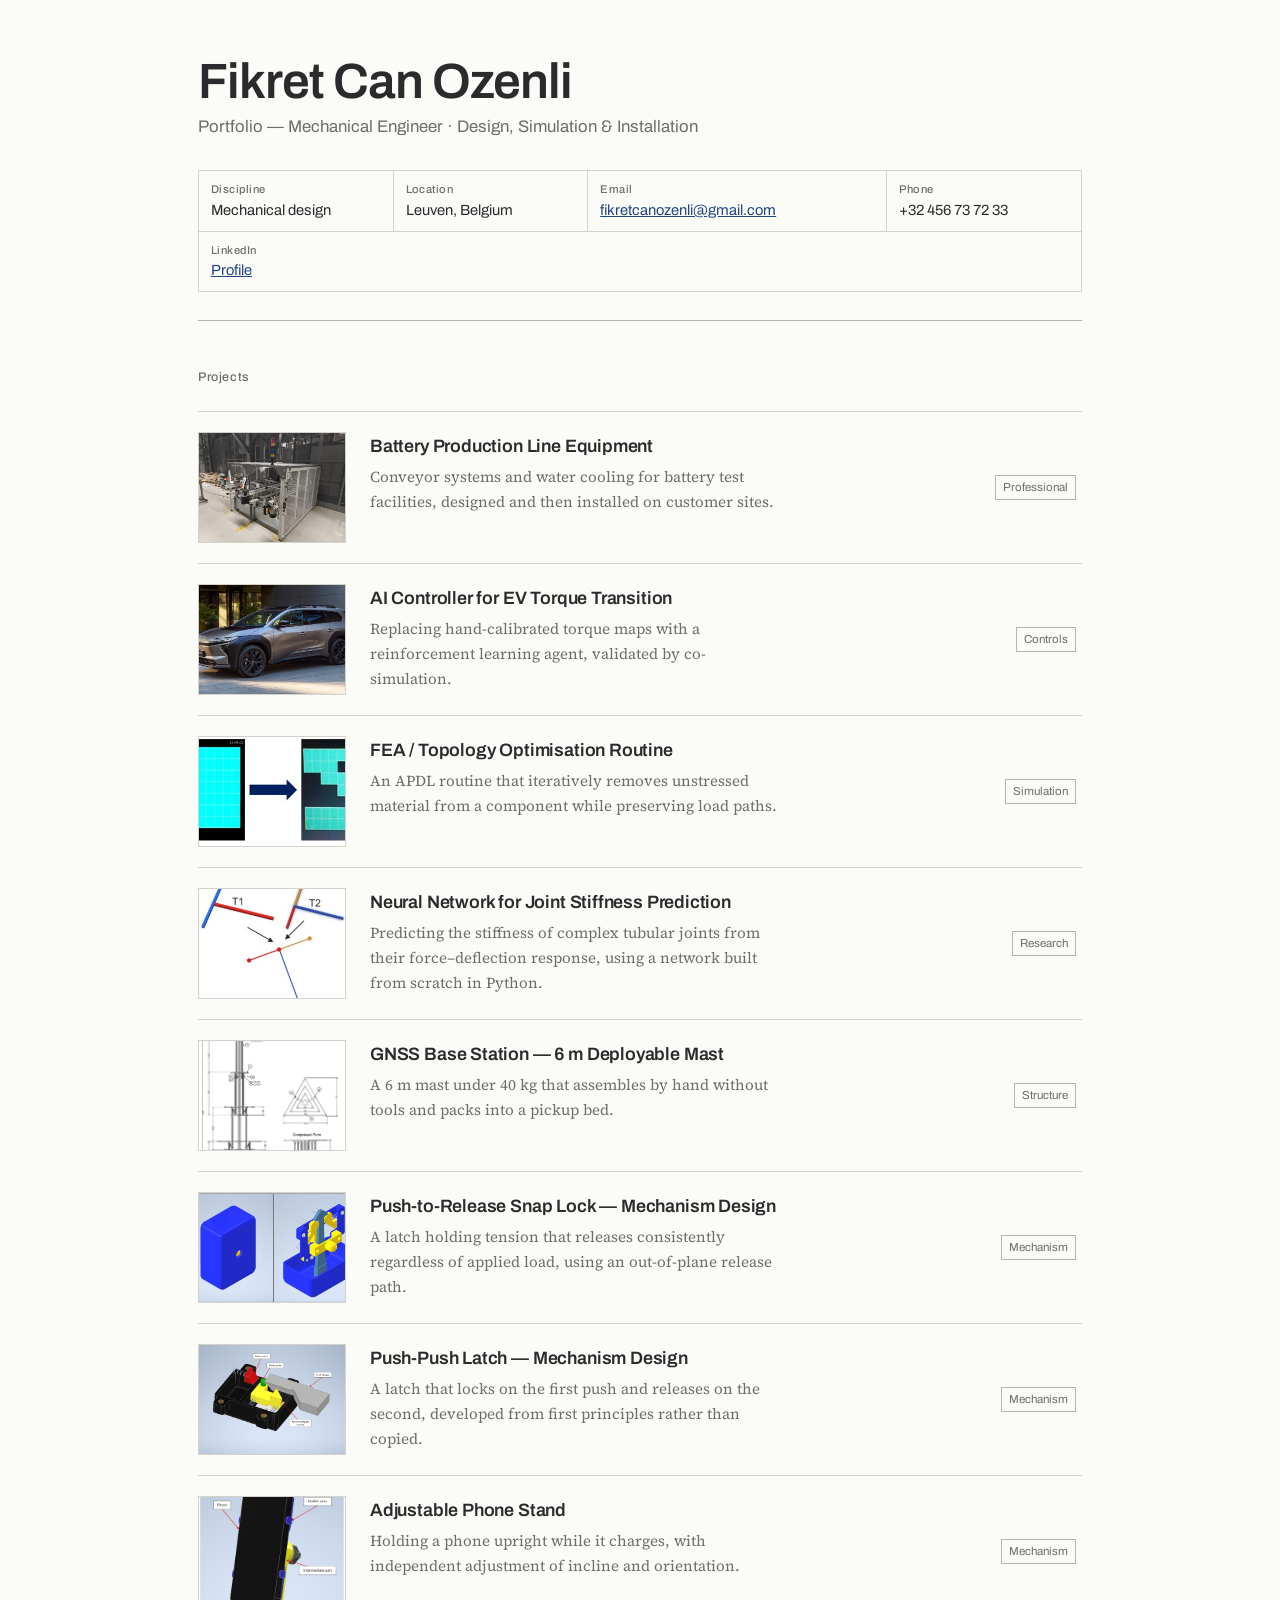
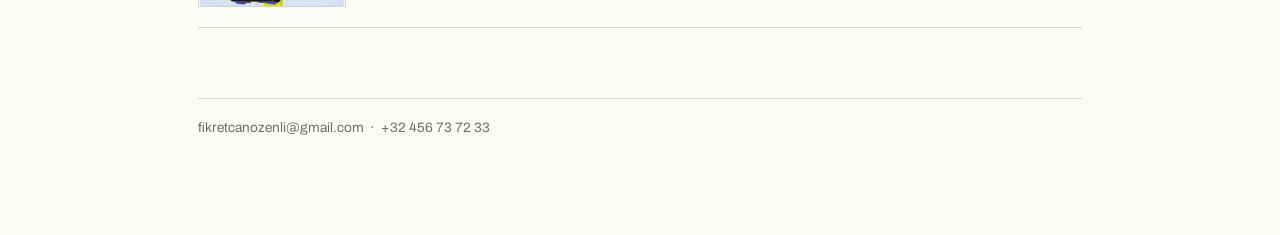
<file: index.html>
<!DOCTYPE html>
<html lang="en">
<head>
<meta charset="utf-8">
<meta name="viewport" content="width=device-width, initial-scale=1">
<title>Fikret Can Ozenli — Portfolio</title>
<meta name="description" content="Mechanical engineering portfolio: mechanisms, structures, simulation and production equipment.">
<link rel="preconnect" href="https://fonts.googleapis.com">
<link rel="preconnect" href="https://fonts.gstatic.com" crossorigin>
<link href="https://fonts.googleapis.com/css2?family=Archivo:wght@400;500;600&family=Source+Serif+4:opsz,wght@8..60,400;8..60,600&display=swap" rel="stylesheet">
<link rel="stylesheet" href="style.css">
</head>
<body>
<div class="wrap">
<header class="titleblock">
  <h1>Fikret Can Ozenli</h1>
  <p class="role">Portfolio — Mechanical Engineer · Design, Simulation &amp; Installation</p>
  <dl class="fields">
<div class="field"><dt>Discipline</dt><dd>Mechanical design</dd></div><div class="field"><dt>Location</dt><dd>Leuven, Belgium</dd></div><div class="field field--wide"><dt>Email</dt><dd><a href="mailto:fikretcanozenli@gmail.com">fikretcanozenli@gmail.com</a></dd></div><div class="field"><dt>Phone</dt><dd>+32 456 73 72 33</dd></div><div class="field"><dt>LinkedIn</dt><dd><a href="https://www.linkedin.com/in/fikret-can-ozenli">Profile</a></dd></div>
  </dl>
</header>

<p class="index-head">Projects</p>
<ul class="sheets">
    <li class="sheet">
      <a href="production-equipment.html">
        <img class="thumb" src="images/fig01.jpg" alt="">
        <span class="meat">
          <h2>Battery Production Line Equipment</h2>
          <p>Conveyor systems and water cooling for battery test facilities, designed and then installed on customer sites.</p>
        </span>
        <span class="tag">Professional</span>
      </a>
    </li>
    <li class="sheet">
      <a href="ev-torque-controller.html">
        <img class="thumb" src="images/fig03.jpg" alt="">
        <span class="meat">
          <h2>AI Controller for EV Torque Transition</h2>
          <p>Replacing hand-calibrated torque maps with a reinforcement learning agent, validated by co-simulation.</p>
        </span>
        <span class="tag">Controls</span>
      </a>
    </li>
    <li class="sheet">
      <a href="topology-optimisation.html">
        <img class="thumb" src="images/fig04.jpg" alt="">
        <span class="meat">
          <h2>FEA / Topology Optimisation Routine</h2>
          <p>An APDL routine that iteratively removes unstressed material from a component while preserving load paths.</p>
        </span>
        <span class="tag">Simulation</span>
      </a>
    </li>
    <li class="sheet">
      <a href="neural-network-stiffness.html">
        <img class="thumb" src="images/fig05.jpg" alt="">
        <span class="meat">
          <h2>Neural Network for Joint Stiffness Prediction</h2>
          <p>Predicting the stiffness of complex tubular joints from their force–deflection response, using a network built from scratch in Python.</p>
        </span>
        <span class="tag">Research</span>
      </a>
    </li>
    <li class="sheet">
      <a href="gnss-mast.html">
        <img class="thumb" src="images/fig08.jpg" alt="">
        <span class="meat">
          <h2>GNSS Base Station — 6 m Deployable Mast</h2>
          <p>A 6 m mast under 40 kg that assembles by hand without tools and packs into a pickup bed.</p>
        </span>
        <span class="tag">Structure</span>
      </a>
    </li>
    <li class="sheet">
      <a href="snap-lock.html">
        <img class="thumb" src="images/fig12.jpg" alt="">
        <span class="meat">
          <h2>Push-to-Release Snap Lock — Mechanism Design</h2>
          <p>A latch holding tension that releases consistently regardless of applied load, using an out-of-plane release path.</p>
        </span>
        <span class="tag">Mechanism</span>
      </a>
    </li>
    <li class="sheet">
      <a href="push-push-latch.html">
        <img class="thumb" src="images/fig16.jpg" alt="">
        <span class="meat">
          <h2>Push-Push Latch — Mechanism Design</h2>
          <p>A latch that locks on the first push and releases on the second, developed from first principles rather than copied.</p>
        </span>
        <span class="tag">Mechanism</span>
      </a>
    </li>
    <li class="sheet">
      <a href="phone-stand.html">
        <img class="thumb" src="images/fig18.jpg" alt="">
        <span class="meat">
          <h2>Adjustable Phone Stand</h2>
          <p>Holding a phone upright while it charges, with independent adjustment of incline and orientation.</p>
        </span>
        <span class="tag">Mechanism</span>
      </a>
    </li>
</ul>

<footer>
fikretcanozenli@gmail.com &nbsp;·&nbsp; +32 456 73 72 33
</footer>
</div>
</body>
</html>
</file>
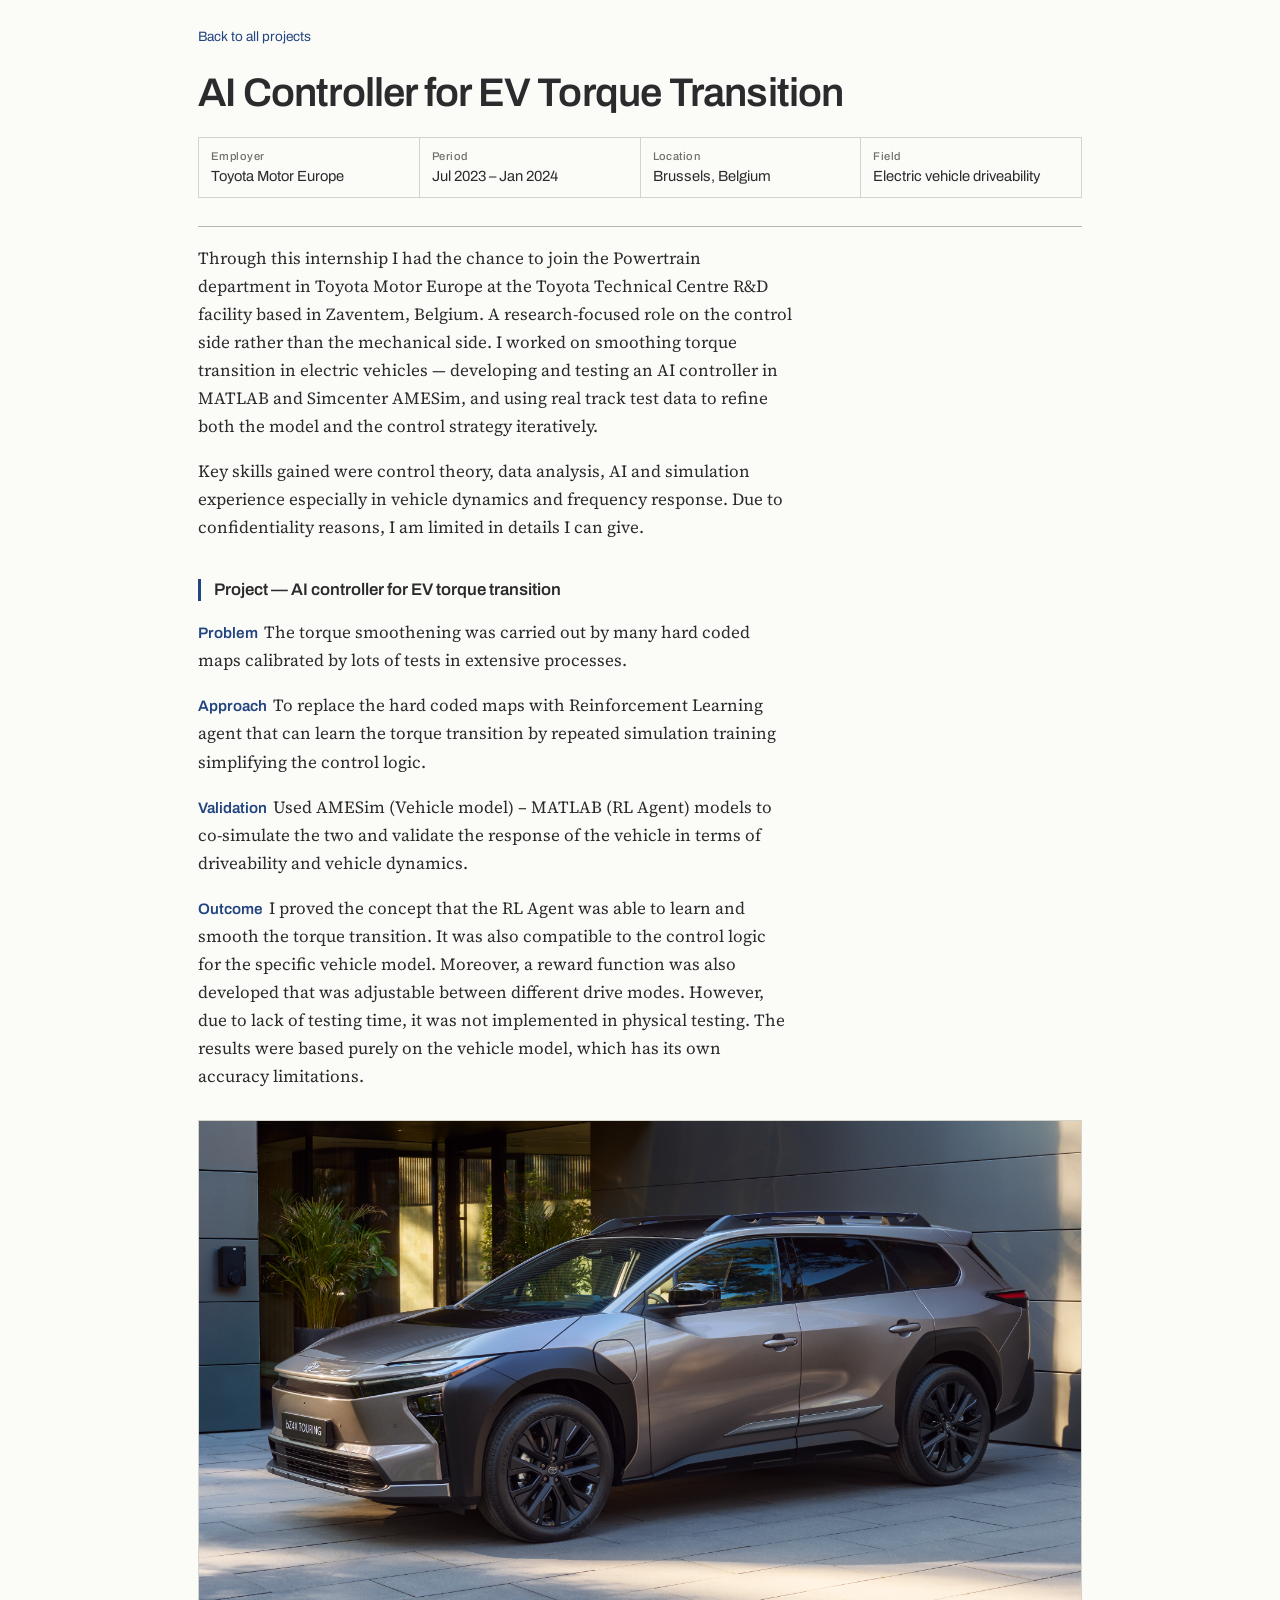
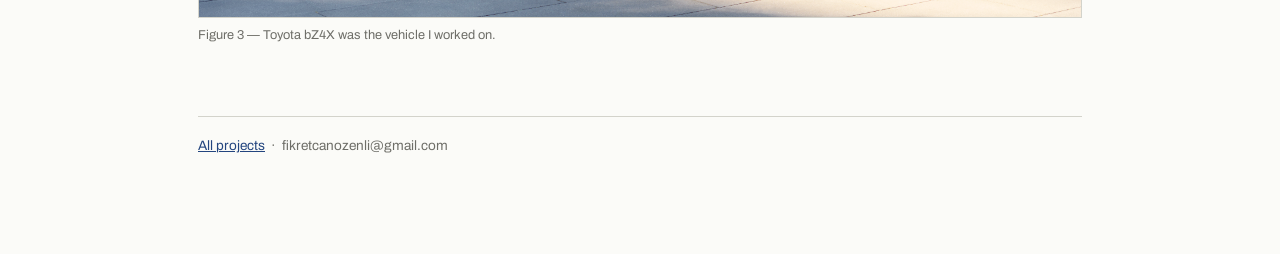
<file: ev-torque-controller.html>
<!DOCTYPE html>
<html lang="en">
<head>
<meta charset="utf-8">
<meta name="viewport" content="width=device-width, initial-scale=1">
<title>AI Controller for EV Torque Transition — Fikret Can Ozenli</title>
<meta name="description" content="Replacing hand-calibrated torque maps with a reinforcement learning agent, validated by co-simulation.">
<link rel="preconnect" href="https://fonts.googleapis.com">
<link rel="preconnect" href="https://fonts.gstatic.com" crossorigin>
<link href="https://fonts.googleapis.com/css2?family=Archivo:wght@400;500;600&family=Source+Serif+4:opsz,wght@8..60,400;8..60,600&display=swap" rel="stylesheet">
<link rel="stylesheet" href="style.css">
</head>
<body>
<div class="wrap">
<a class="back" href="index.html">Back to all projects</a>

<header class="proj-head">
  <h1>AI Controller for EV Torque Transition</h1>
  <dl class="fields">
<div class="field"><dt>Employer</dt><dd>Toyota Motor Europe</dd></div><div class="field"><dt>Period</dt><dd>Jul 2023 – Jan 2024</dd></div><div class="field"><dt>Location</dt><dd>Brussels, Belgium</dd></div><div class="field"><dt>Field</dt><dd>Electric vehicle driveability</dd></div>
  </dl>
</header>

<p>Through this internship I had the chance to join the Powertrain department in Toyota Motor Europe at the Toyota Technical Centre R&amp;D facility based in Zaventem, Belgium. A research-focused role on the control side rather than the mechanical side. I worked on smoothing torque transition in electric vehicles — developing and testing an AI controller in MATLAB and Simcenter AMESim, and using real track test data to refine both the model and the control strategy iteratively.</p>
<p>Key skills gained were control theory, data analysis, AI and simulation experience especially in vehicle dynamics and frequency response. Due to confidentiality reasons, I am limited in details I can give.</p>
<h2 class="sub">Project — AI controller for EV torque transition</h2>
<p><b class="lab">Problem</b> The torque smoothening was carried out by many hard coded maps calibrated by lots of tests in extensive processes.</p>
<p><b class="lab">Approach</b> To replace the hard coded maps with Reinforcement Learning agent that can learn the torque transition by repeated simulation training simplifying the control logic.</p>
<p><b class="lab">Validation</b> Used AMESim (Vehicle model) – MATLAB (RL Agent) models to co-simulate the two and validate the response of the vehicle in terms of driveability and vehicle dynamics.</p>
<p><b class="lab">Outcome</b> I proved the concept that the RL Agent was able to learn and smooth the torque transition. It was also compatible to the control logic for the specific vehicle model. Moreover, a reward function was also developed that was adjustable between different drive modes. However, due to lack of testing time, it was not implemented in physical testing. The results were based purely on the vehicle model, which has its own accuracy limitations.</p>
<figure>
  <img src="images/fig03.jpg" alt="Figure 3 — Toyota bZ4X was the vehicle I worked on.">
  <figcaption>Figure 3 — Toyota bZ4X was the vehicle I worked on.</figcaption>
</figure>

<footer>
<a href="index.html">All projects</a> &nbsp;·&nbsp; fikretcanozenli@gmail.com
</footer>
</div>
</body>
</html>
</file>
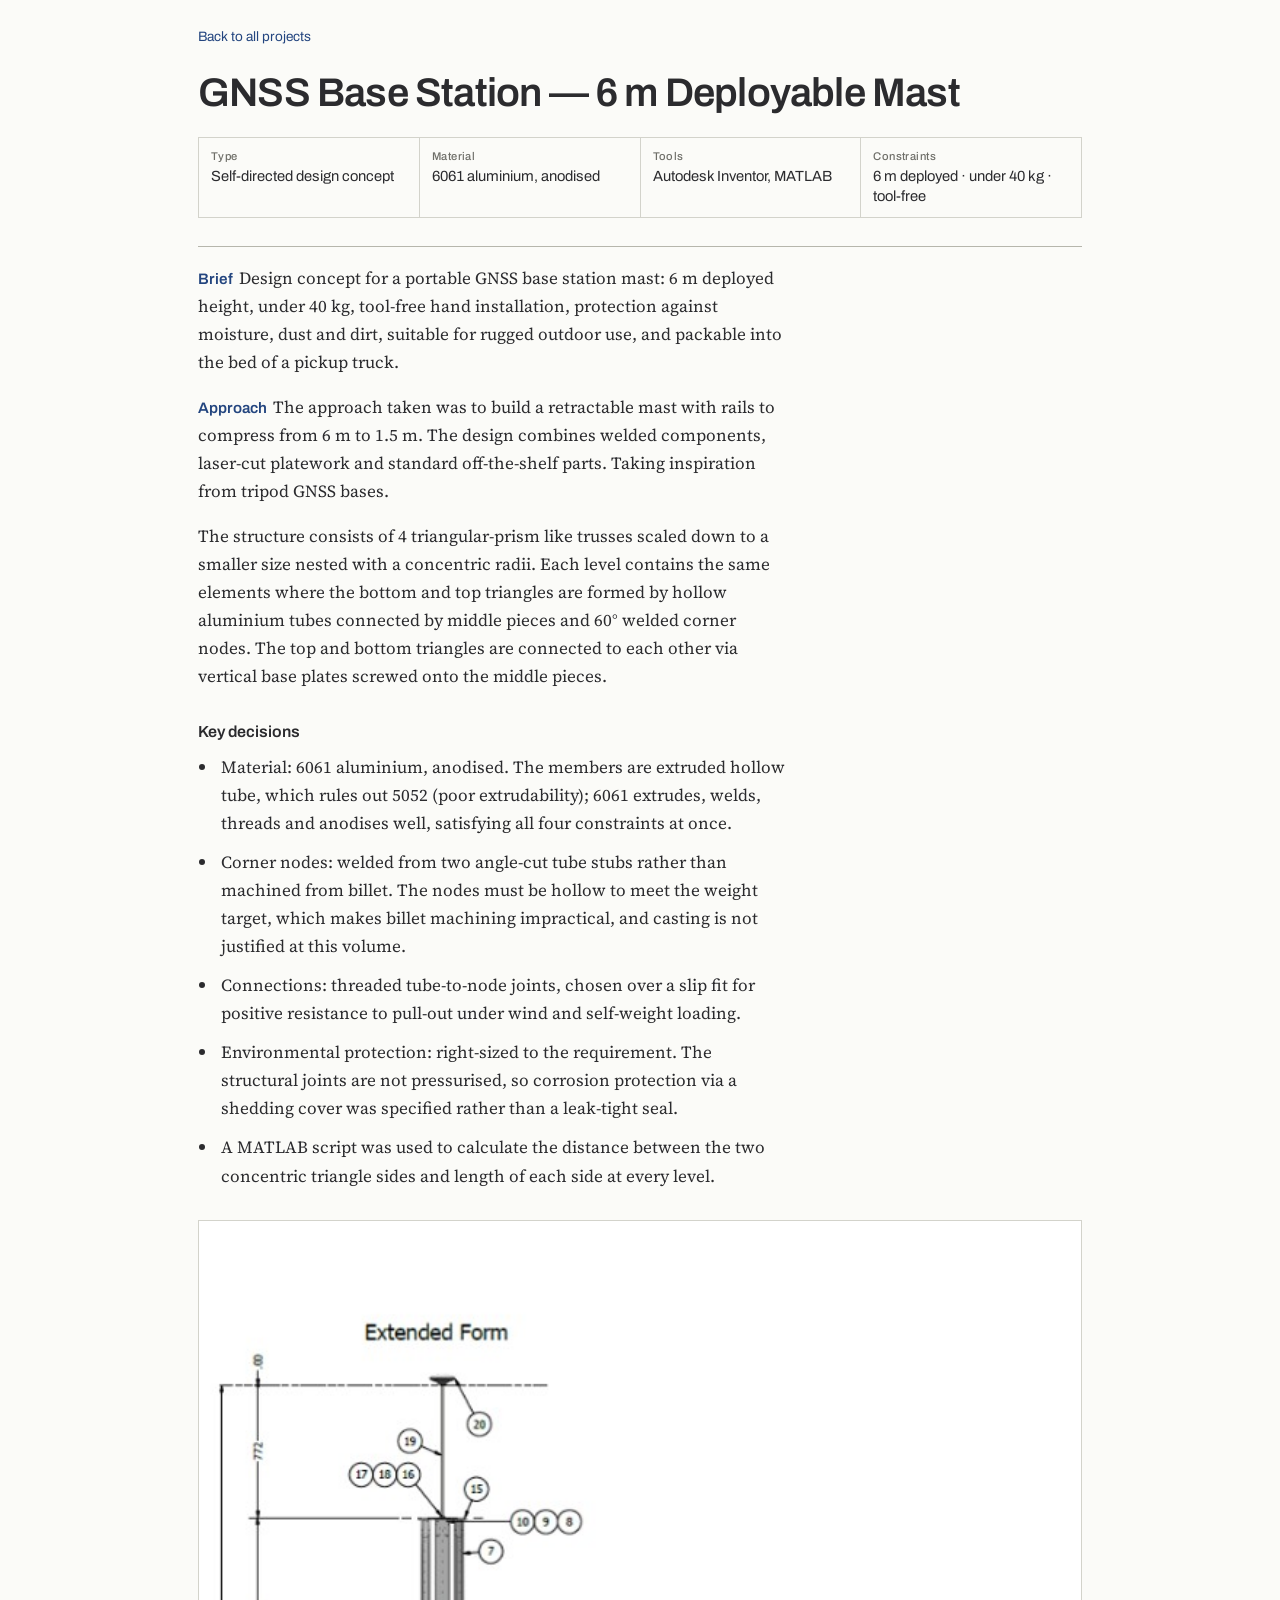
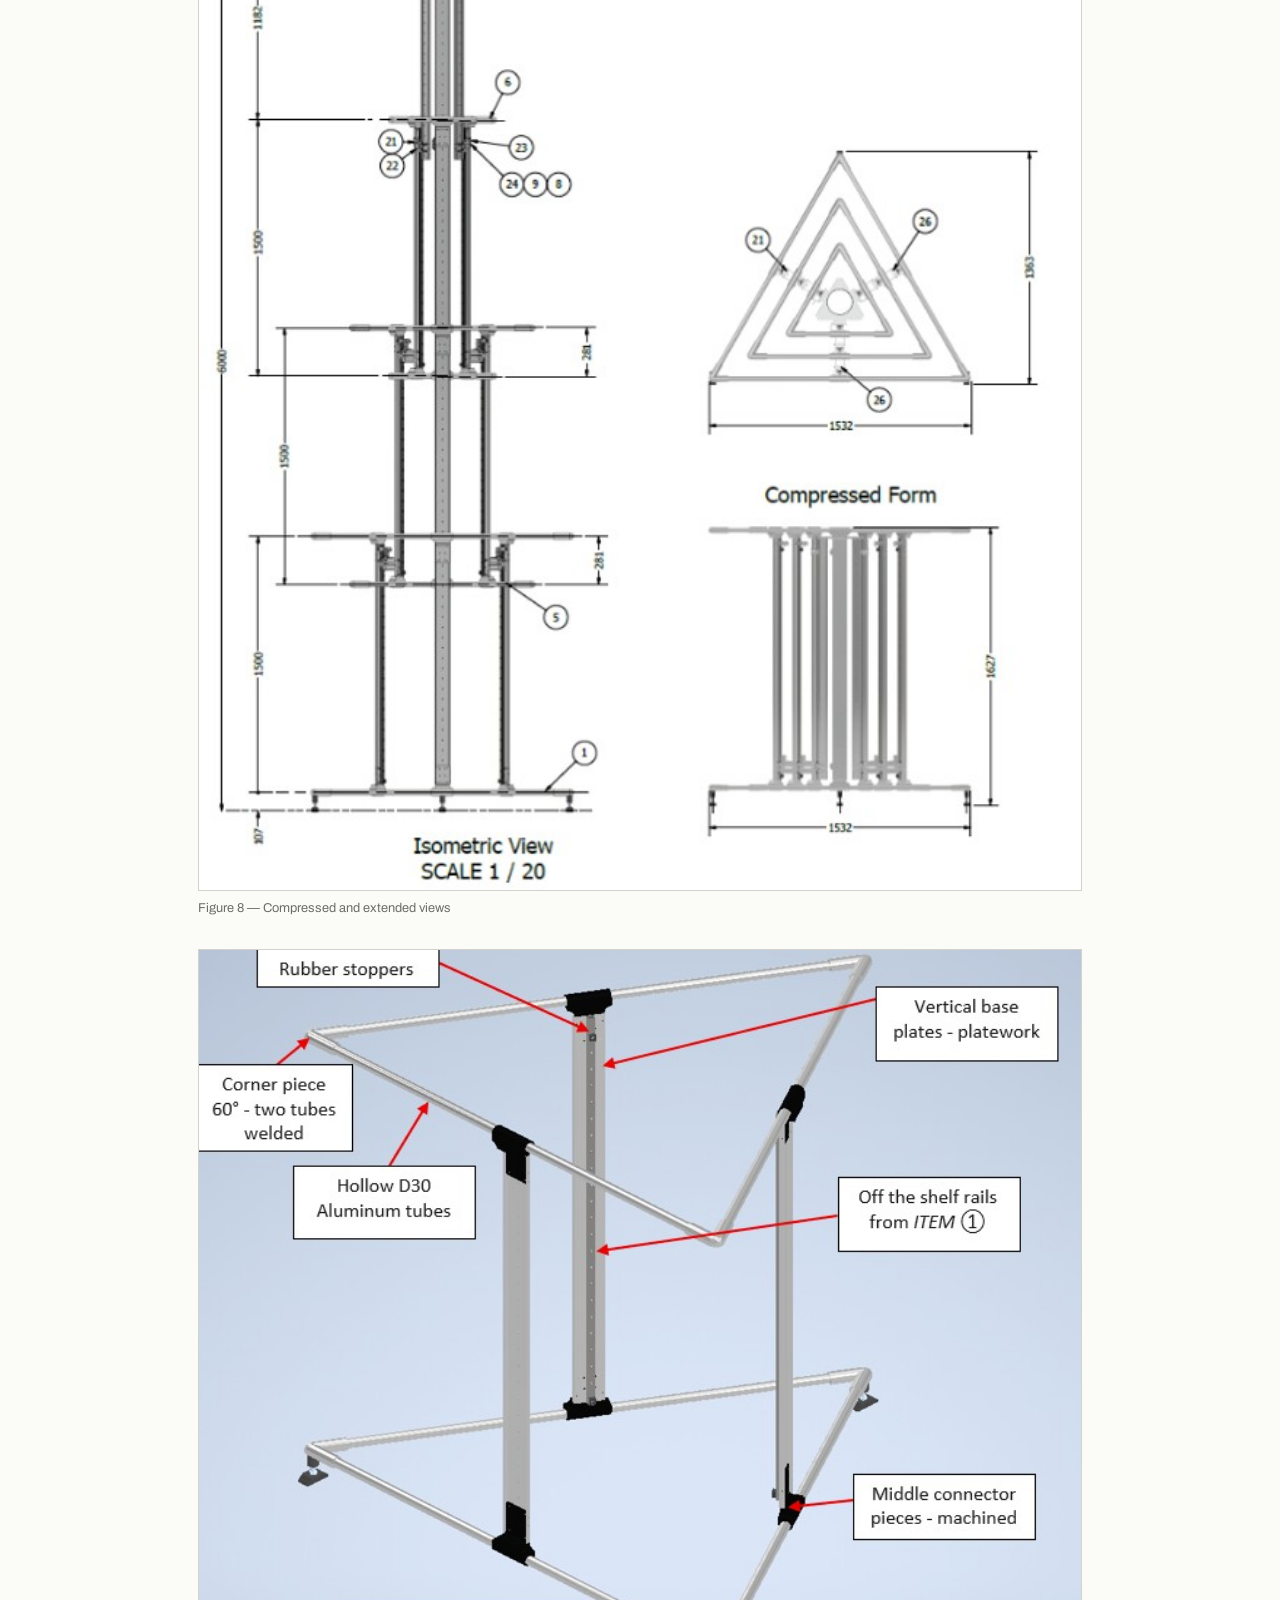
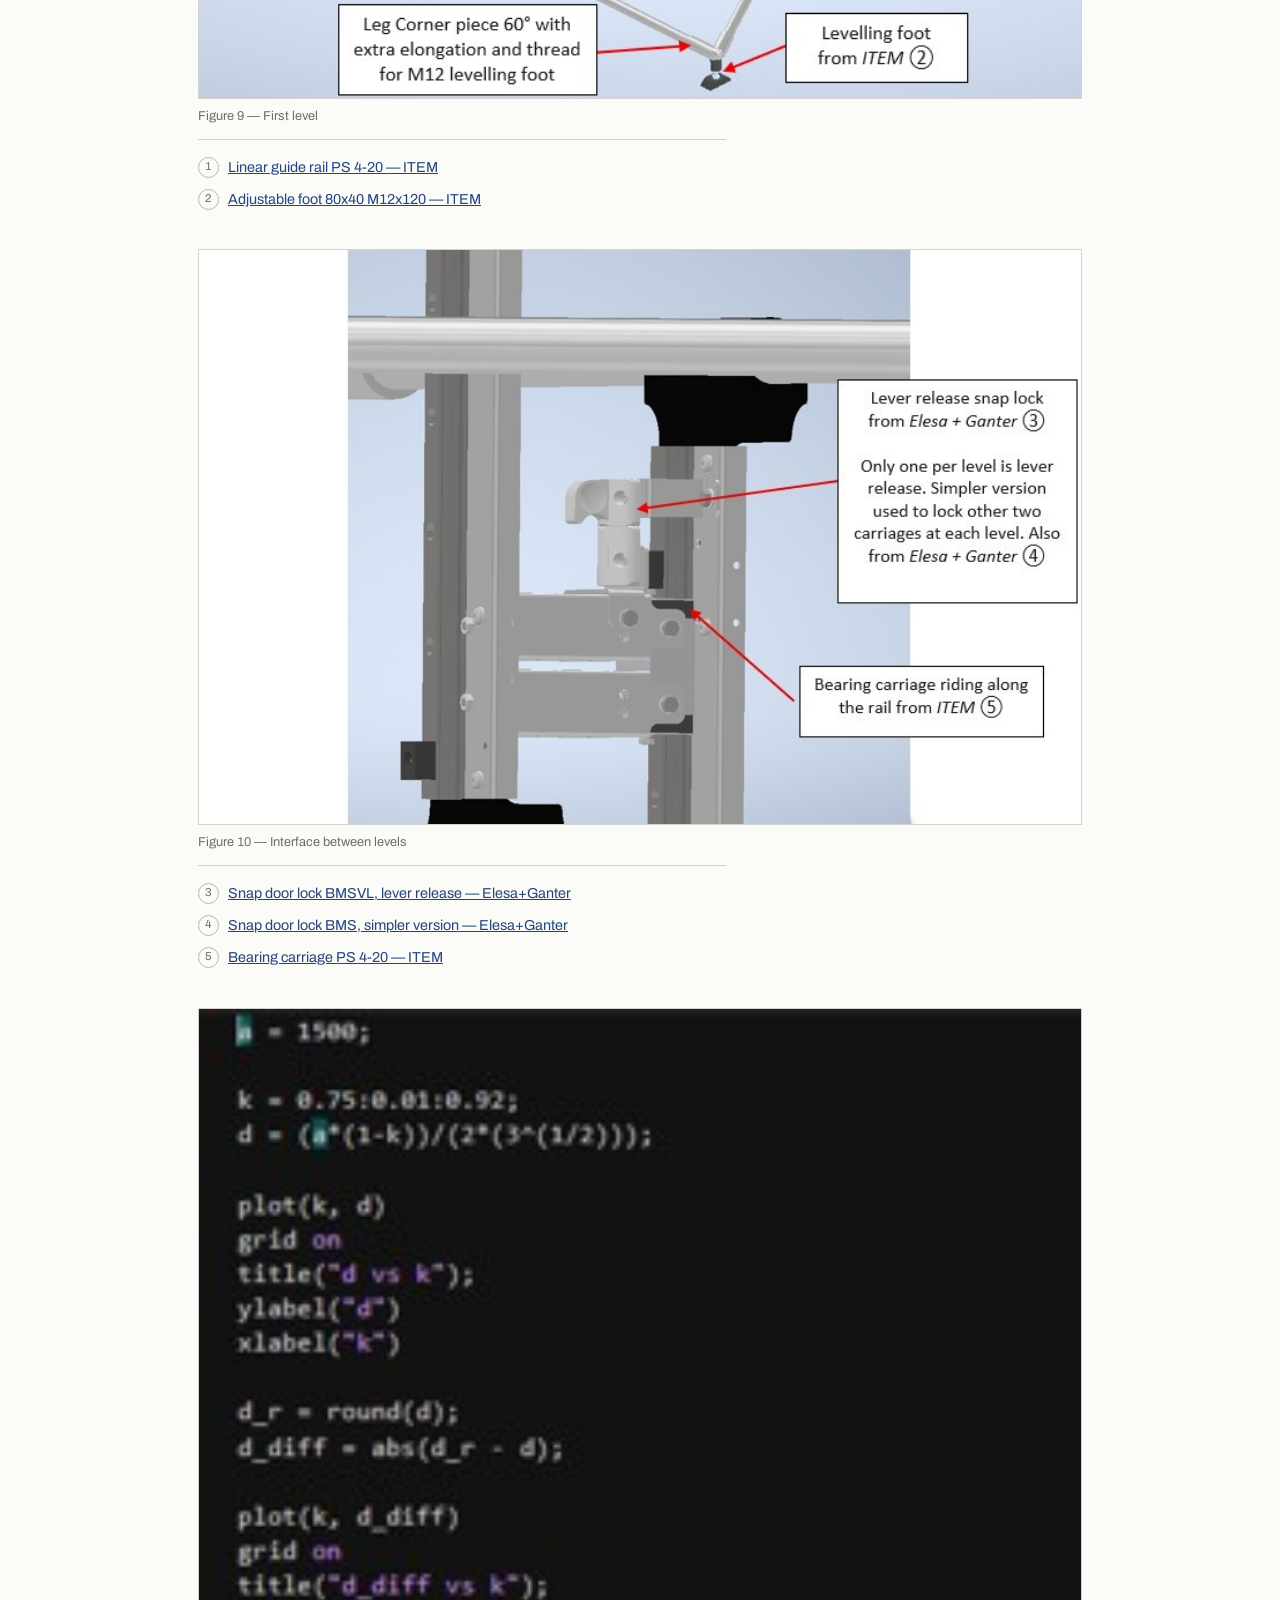
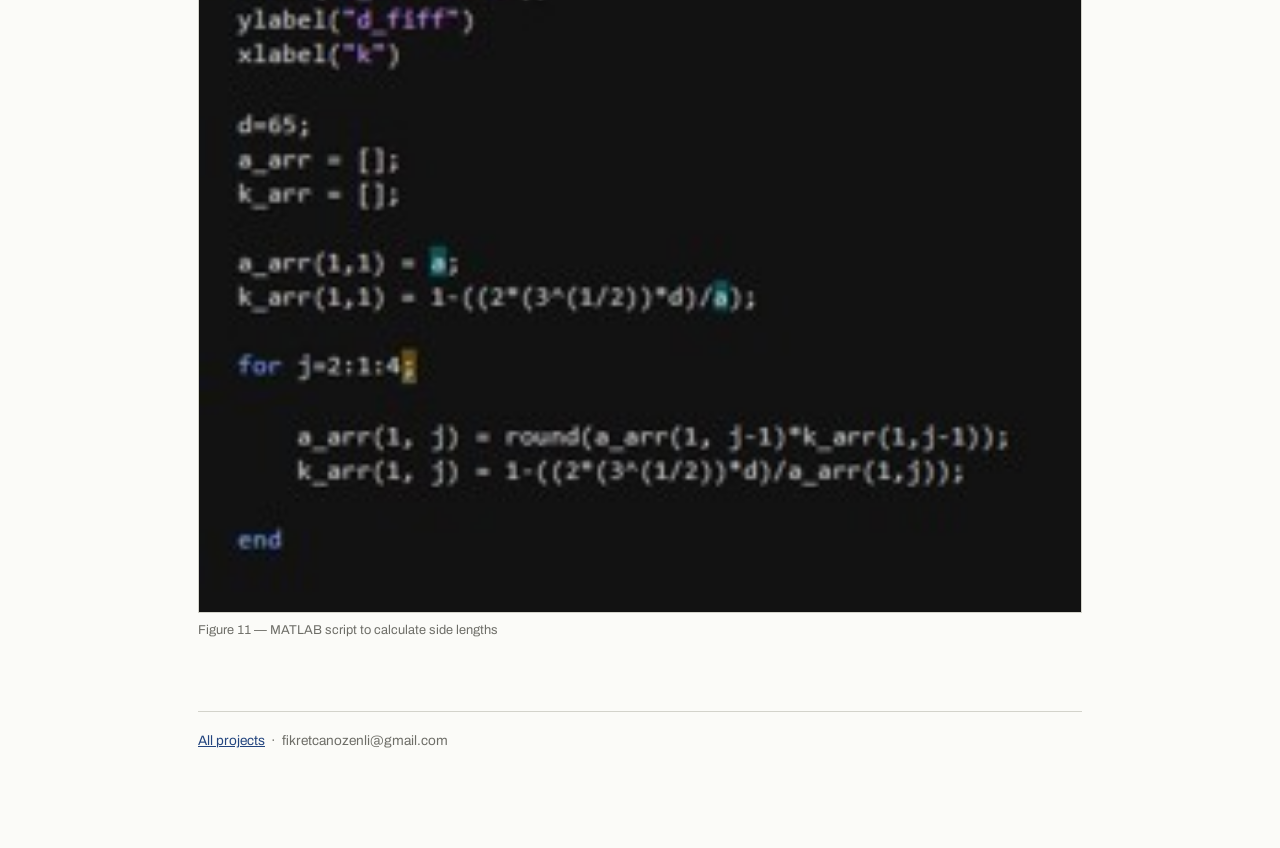
<file: gnss-mast.html>
<!DOCTYPE html>
<html lang="en">
<head>
<meta charset="utf-8">
<meta name="viewport" content="width=device-width, initial-scale=1">
<title>GNSS Base Station — 6 m Deployable Mast — Fikret Can Ozenli</title>
<meta name="description" content="A 6 m mast under 40 kg that assembles by hand without tools and packs into a pickup bed.">
<link rel="preconnect" href="https://fonts.googleapis.com">
<link rel="preconnect" href="https://fonts.gstatic.com" crossorigin>
<link href="https://fonts.googleapis.com/css2?family=Archivo:wght@400;500;600&family=Source+Serif+4:opsz,wght@8..60,400;8..60,600&display=swap" rel="stylesheet">
<link rel="stylesheet" href="style.css">
</head>
<body>
<div class="wrap">
<a class="back" href="index.html">Back to all projects</a>

<header class="proj-head">
  <h1>GNSS Base Station — 6 m Deployable Mast</h1>
  <dl class="fields">
<div class="field"><dt>Type</dt><dd>Self-directed design concept</dd></div><div class="field"><dt>Material</dt><dd>6061 aluminium, anodised</dd></div><div class="field"><dt>Tools</dt><dd>Autodesk Inventor, MATLAB</dd></div><div class="field"><dt>Constraints</dt><dd>6 m deployed · under 40 kg · tool-free</dd></div>
  </dl>
</header>

<p><b class="lab">Brief</b> Design concept for a portable GNSS base station mast: 6 m deployed height, under 40 kg, tool-free hand installation, protection against moisture, dust and dirt, suitable for rugged outdoor use, and packable into the bed of a pickup truck.</p>
<p><b class="lab">Approach</b> The approach taken was to build a retractable mast with rails to compress from 6 m to 1.5 m. The design combines welded components, laser-cut platework and standard off-the-shelf parts. Taking inspiration from tripod GNSS bases.</p>
<p>The structure consists of 4 triangular-prism like trusses scaled down to a smaller size nested with a concentric radii. Each level contains the same elements where the bottom and top triangles are formed by hollow aluminium tubes connected by middle pieces and 60° welded corner nodes. The top and bottom triangles are connected to each other via vertical base plates screwed onto the middle pieces.</p>
<p class="bulhead">Key decisions</p>
<ul class="bul">
  <li>Material: 6061 aluminium, anodised. The members are extruded hollow tube, which rules out 5052 (poor extrudability); 6061 extrudes, welds, threads and anodises well, satisfying all four constraints at once.</li>
  <li>Corner nodes: welded from two angle-cut tube stubs rather than machined from billet. The nodes must be hollow to meet the weight target, which makes billet machining impractical, and casting is not justified at this volume.</li>
  <li>Connections: threaded tube-to-node joints, chosen over a slip fit for positive resistance to pull-out under wind and self-weight loading.</li>
  <li>Environmental protection: right-sized to the requirement. The structural joints are not pressurised, so corrosion protection via a shedding cover was specified rather than a leak-tight seal.</li>
  <li>A MATLAB script was used to calculate the distance between the two concentric triangle sides and length of each side at every level.</li>
</ul>
<figure>
  <img src="images/fig08.jpg" alt="Figure 8 — Compressed and extended views">
  <figcaption>Figure 8 — Compressed and extended views</figcaption>
</figure>
<figure>
  <img src="images/fig09.jpg" alt="Figure 9 — First level">
  <figcaption>Figure 9 — First level</figcaption>
</figure>
<ol class="parts" start="1" style="counter-reset: part 0">
  <li><a href="https://www.item24.com/en-be/linear-guide-rail-ps-4-20-67553" target="_blank" rel="noopener">Linear guide rail PS 4-20 — ITEM</a></li>
  <li><a href="https://www.item24.com/en-at/adjustable-foot-80x40-m12x120-60893?thread=12&adjustingRange=37" target="_blank" rel="noopener">Adjustable foot 80x40 M12x120 — ITEM</a></li>
</ol>
<figure>
  <img src="images/fig10.jpg" alt="Figure 10 — Interface between levels">
  <figcaption>Figure 10 — Interface between levels</figcaption>
</figure>
<ol class="parts" start="3" style="counter-reset: part 2">
  <li><a href="https://www.elesa-ganter.com/en/www/latches--snap-door-lock--bmsvl" target="_blank" rel="noopener">Snap door lock BMSVL, lever release — Elesa+Ganter</a></li>
  <li><a href="https://www.elesa-ganter.com/en/www/latches--snap-door-lock--bms" target="_blank" rel="noopener">Snap door lock BMS, simpler version — Elesa+Ganter</a></li>
  <li><a href="https://www.item24.com/en-it/bearing-carriage-ps-4-20-66639?numberBearings=4&railWidthList=20" target="_blank" rel="noopener">Bearing carriage PS 4-20 — ITEM</a></li>
</ol>
<figure>
  <img src="images/fig11.jpg" alt="Figure 11 — MATLAB script to calculate side lengths">
  <figcaption>Figure 11 — MATLAB script to calculate side lengths</figcaption>
</figure>

<footer>
<a href="index.html">All projects</a> &nbsp;·&nbsp; fikretcanozenli@gmail.com
</footer>
</div>
</body>
</html>
</file>
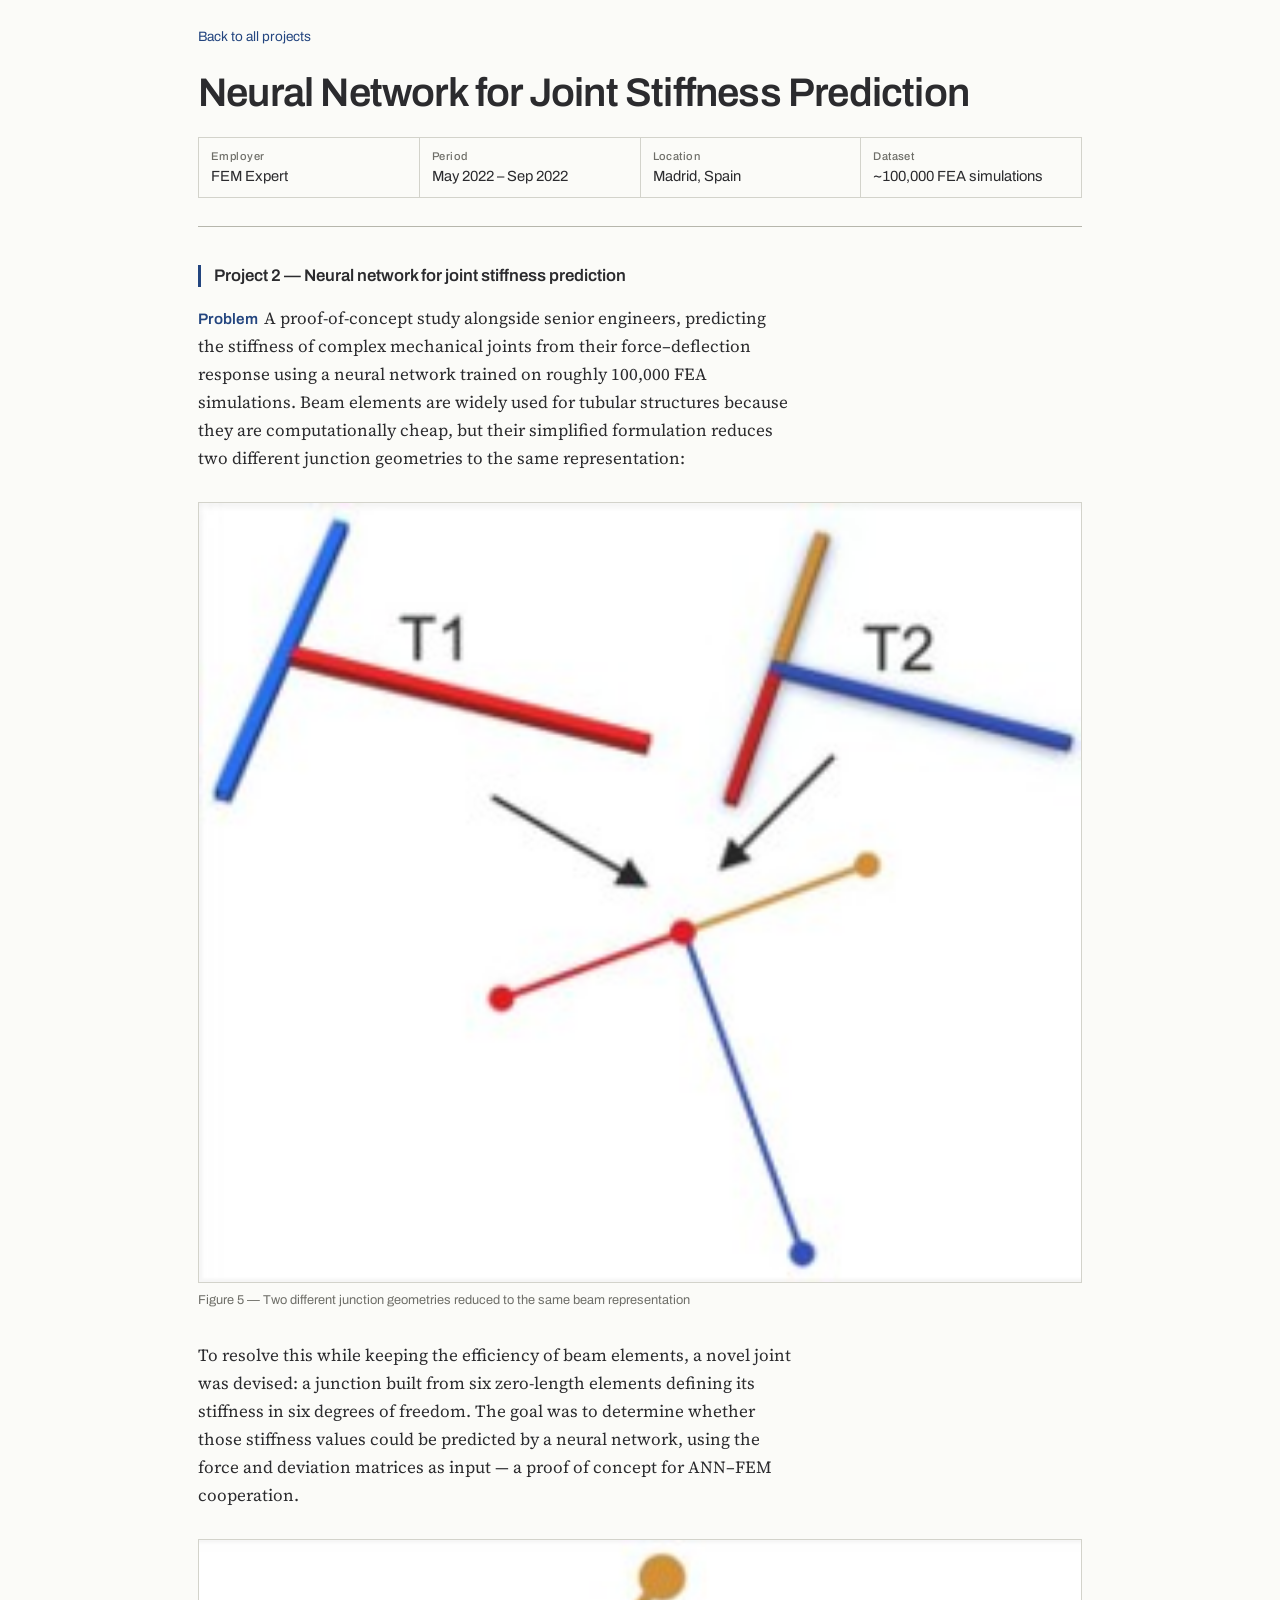
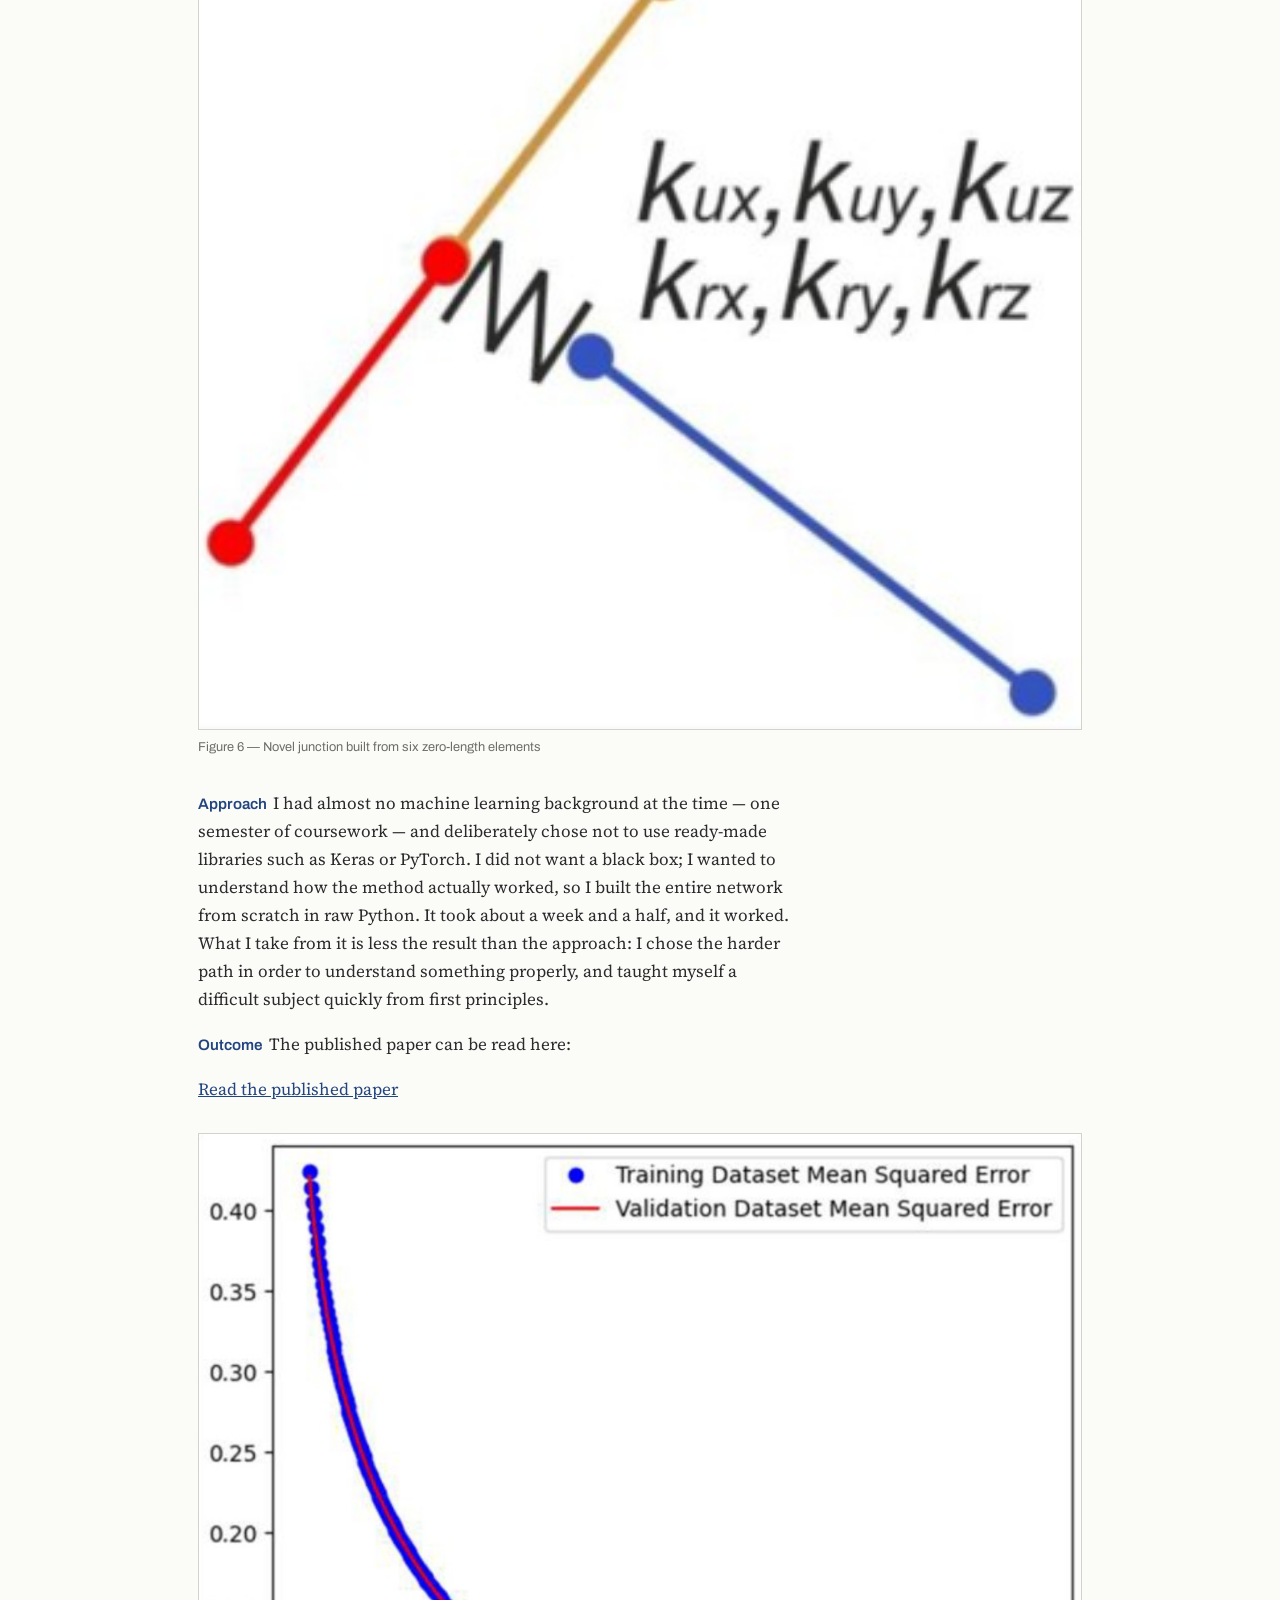
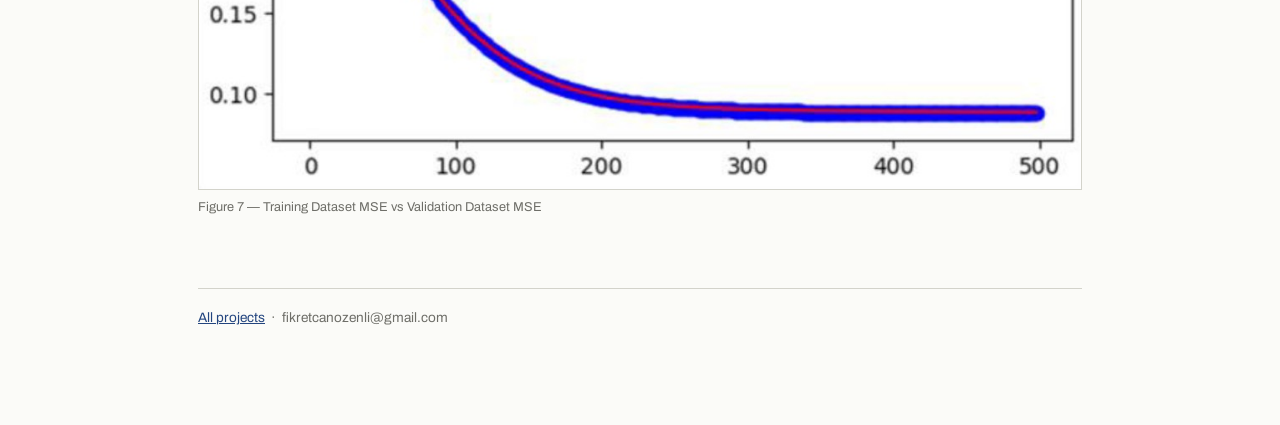
<file: neural-network-stiffness.html>
<!DOCTYPE html>
<html lang="en">
<head>
<meta charset="utf-8">
<meta name="viewport" content="width=device-width, initial-scale=1">
<title>Neural Network for Joint Stiffness Prediction — Fikret Can Ozenli</title>
<meta name="description" content="Predicting the stiffness of complex tubular joints from their force–deflection response, using a network built from scratch in Python.">
<link rel="preconnect" href="https://fonts.googleapis.com">
<link rel="preconnect" href="https://fonts.gstatic.com" crossorigin>
<link href="https://fonts.googleapis.com/css2?family=Archivo:wght@400;500;600&family=Source+Serif+4:opsz,wght@8..60,400;8..60,600&display=swap" rel="stylesheet">
<link rel="stylesheet" href="style.css">
</head>
<body>
<div class="wrap">
<a class="back" href="index.html">Back to all projects</a>

<header class="proj-head">
  <h1>Neural Network for Joint Stiffness Prediction</h1>
  <dl class="fields">
<div class="field"><dt>Employer</dt><dd>FEM Expert</dd></div><div class="field"><dt>Period</dt><dd>May 2022 – Sep 2022</dd></div><div class="field"><dt>Location</dt><dd>Madrid, Spain</dd></div><div class="field"><dt>Dataset</dt><dd>~100,000 FEA simulations</dd></div>
  </dl>
</header>

<h2 class="sub">Project 2 — Neural network for joint stiffness prediction</h2>
<p><b class="lab">Problem</b> A proof-of-concept study alongside senior engineers, predicting the stiffness of complex mechanical joints from their force–deflection response using a neural network trained on roughly 100,000 FEA simulations. Beam elements are widely used for tubular structures because they are computationally cheap, but their simplified formulation reduces two different junction geometries to the same representation:</p>
<figure>
  <img src="images/fig05.jpg" alt="Figure 5 — Two different junction geometries reduced to the same beam representation">
  <figcaption>Figure 5 — Two different junction geometries reduced to the same beam representation</figcaption>
</figure>
<p>To resolve this while keeping the efficiency of beam elements, a novel joint was devised: a junction built from six zero-length elements defining its stiffness in six degrees of freedom. The goal was to determine whether those stiffness values could be predicted by a neural network, using the force and deviation matrices as input — a proof of concept for ANN–FEM cooperation.</p>
<figure>
  <img src="images/fig06.jpg" alt="Figure 6 — Novel junction built from six zero-length elements">
  <figcaption>Figure 6 — Novel junction built from six zero-length elements</figcaption>
</figure>
<p><b class="lab">Approach</b> I had almost no machine learning background at the time — one semester of coursework — and deliberately chose not to use ready-made libraries such as Keras or PyTorch. I did not want a black box; I wanted to understand how the method actually worked, so I built the entire network from scratch in raw Python. It took about a week and a half, and it worked. What I take from it is less the result than the approach: I chose the harder path in order to understand something properly, and taught myself a difficult subject quickly from first principles.</p>
<p><b class="lab">Outcome</b> The published paper can be read here:</p>
<p><a href="https://www.mdpi.com/2227-7390/11/15/3261">Read the published paper</a></p>
<figure>
  <img src="images/fig07.jpg" alt="Figure 7 — Training Dataset MSE vs Validation Dataset MSE">
  <figcaption>Figure 7 — Training Dataset MSE vs Validation Dataset MSE</figcaption>
</figure>

<footer>
<a href="index.html">All projects</a> &nbsp;·&nbsp; fikretcanozenli@gmail.com
</footer>
</div>
</body>
</html>
</file>
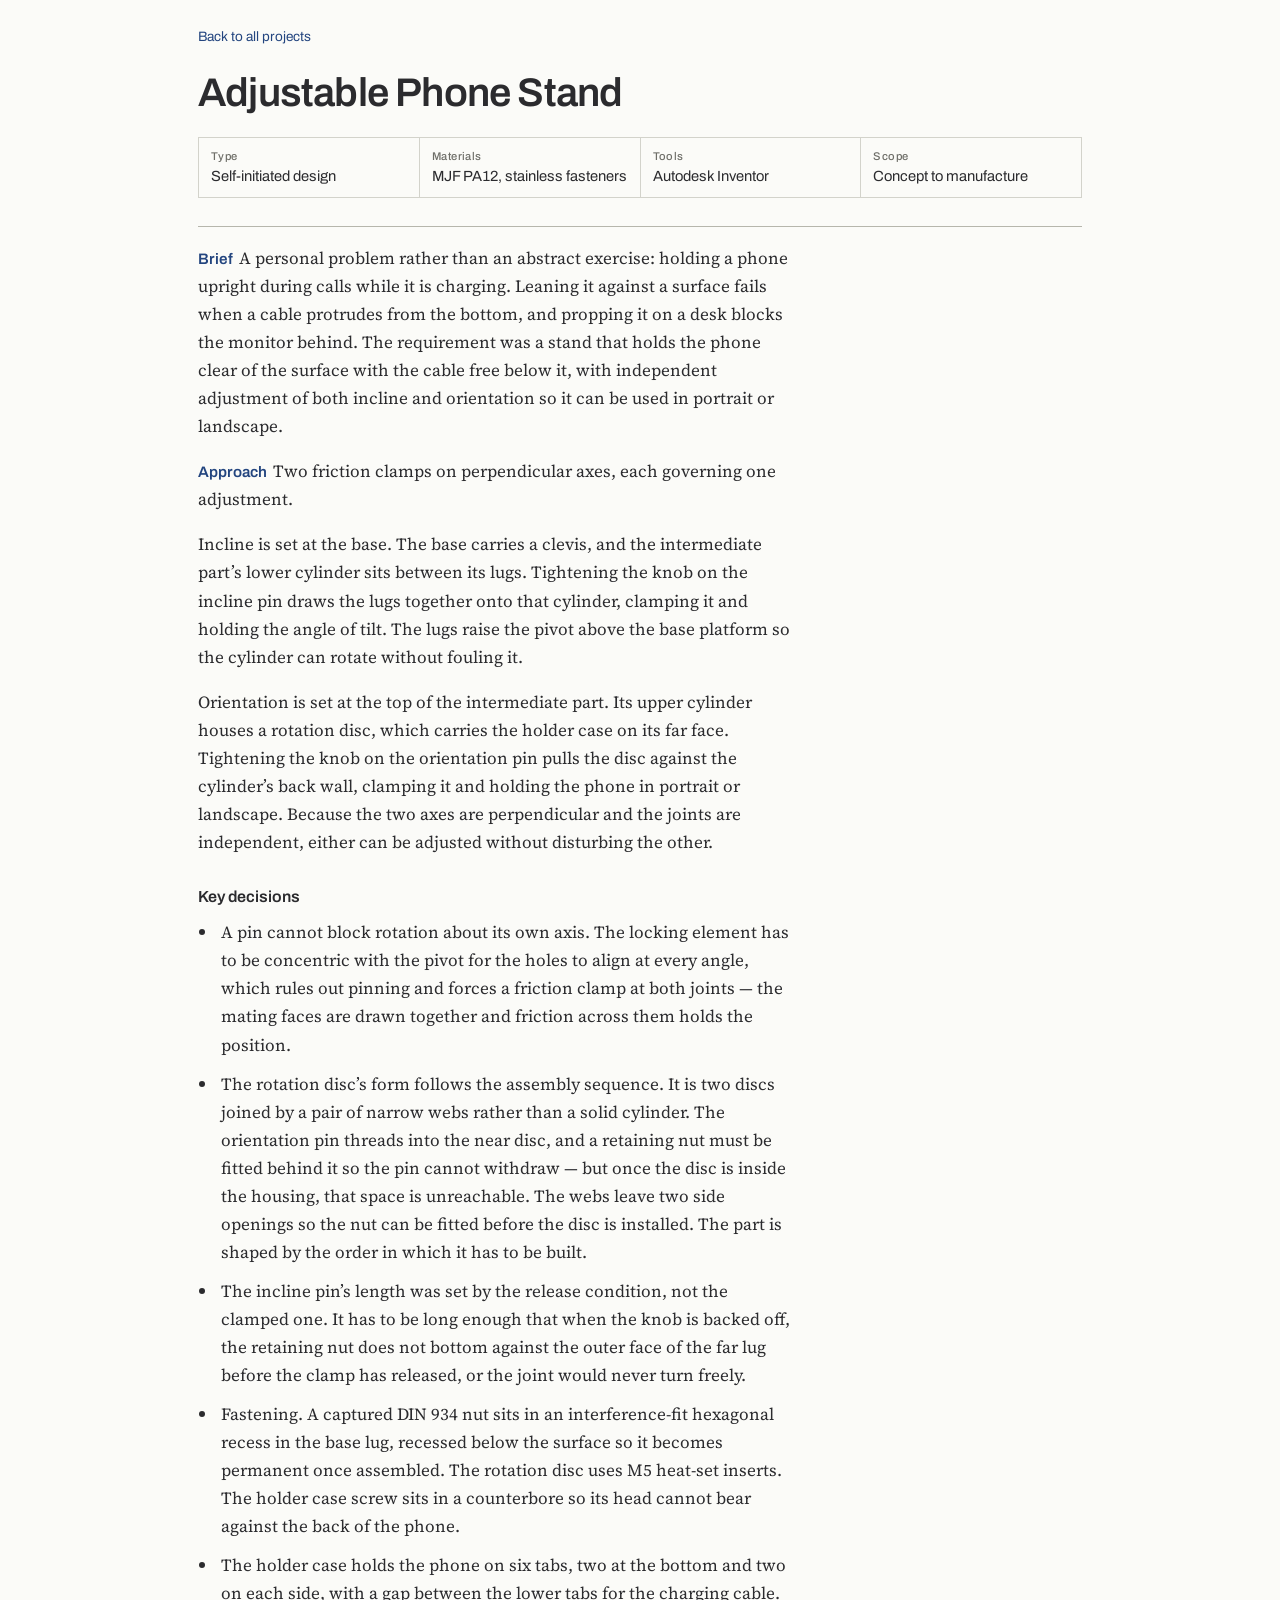
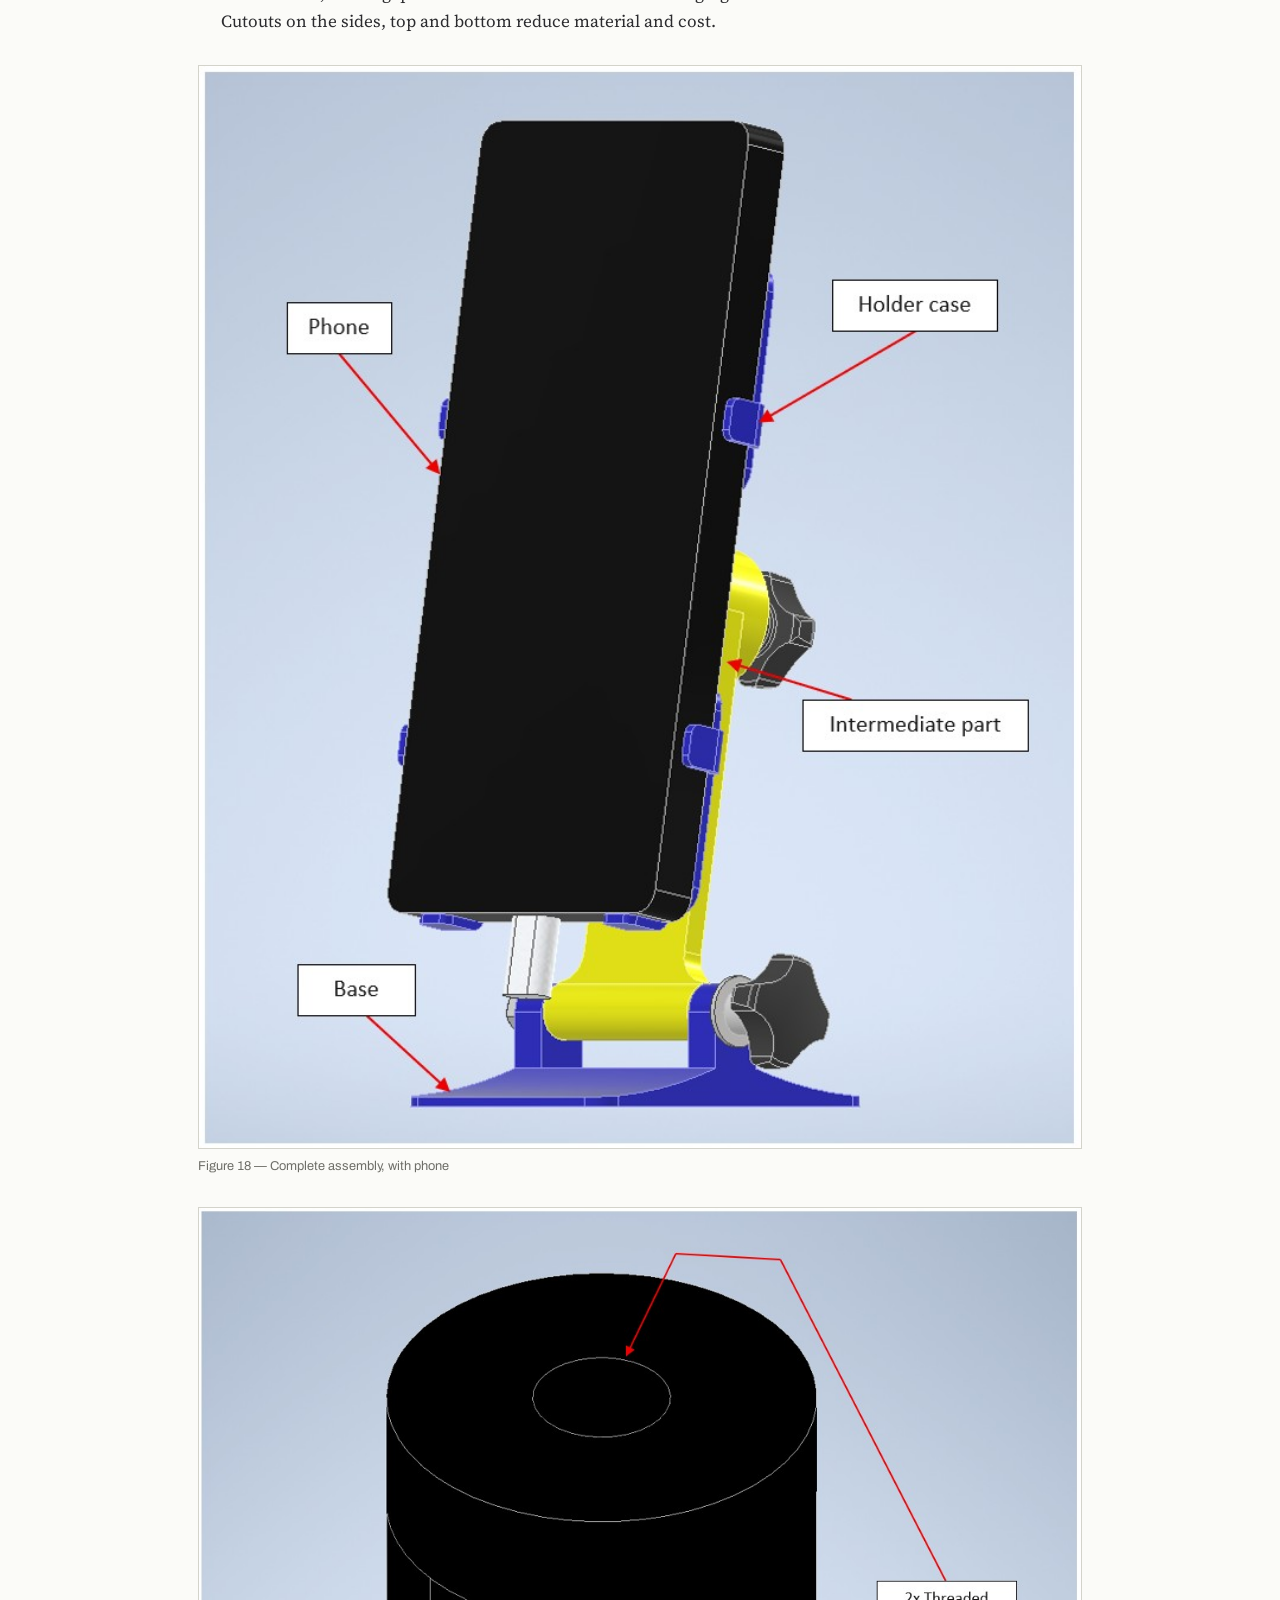
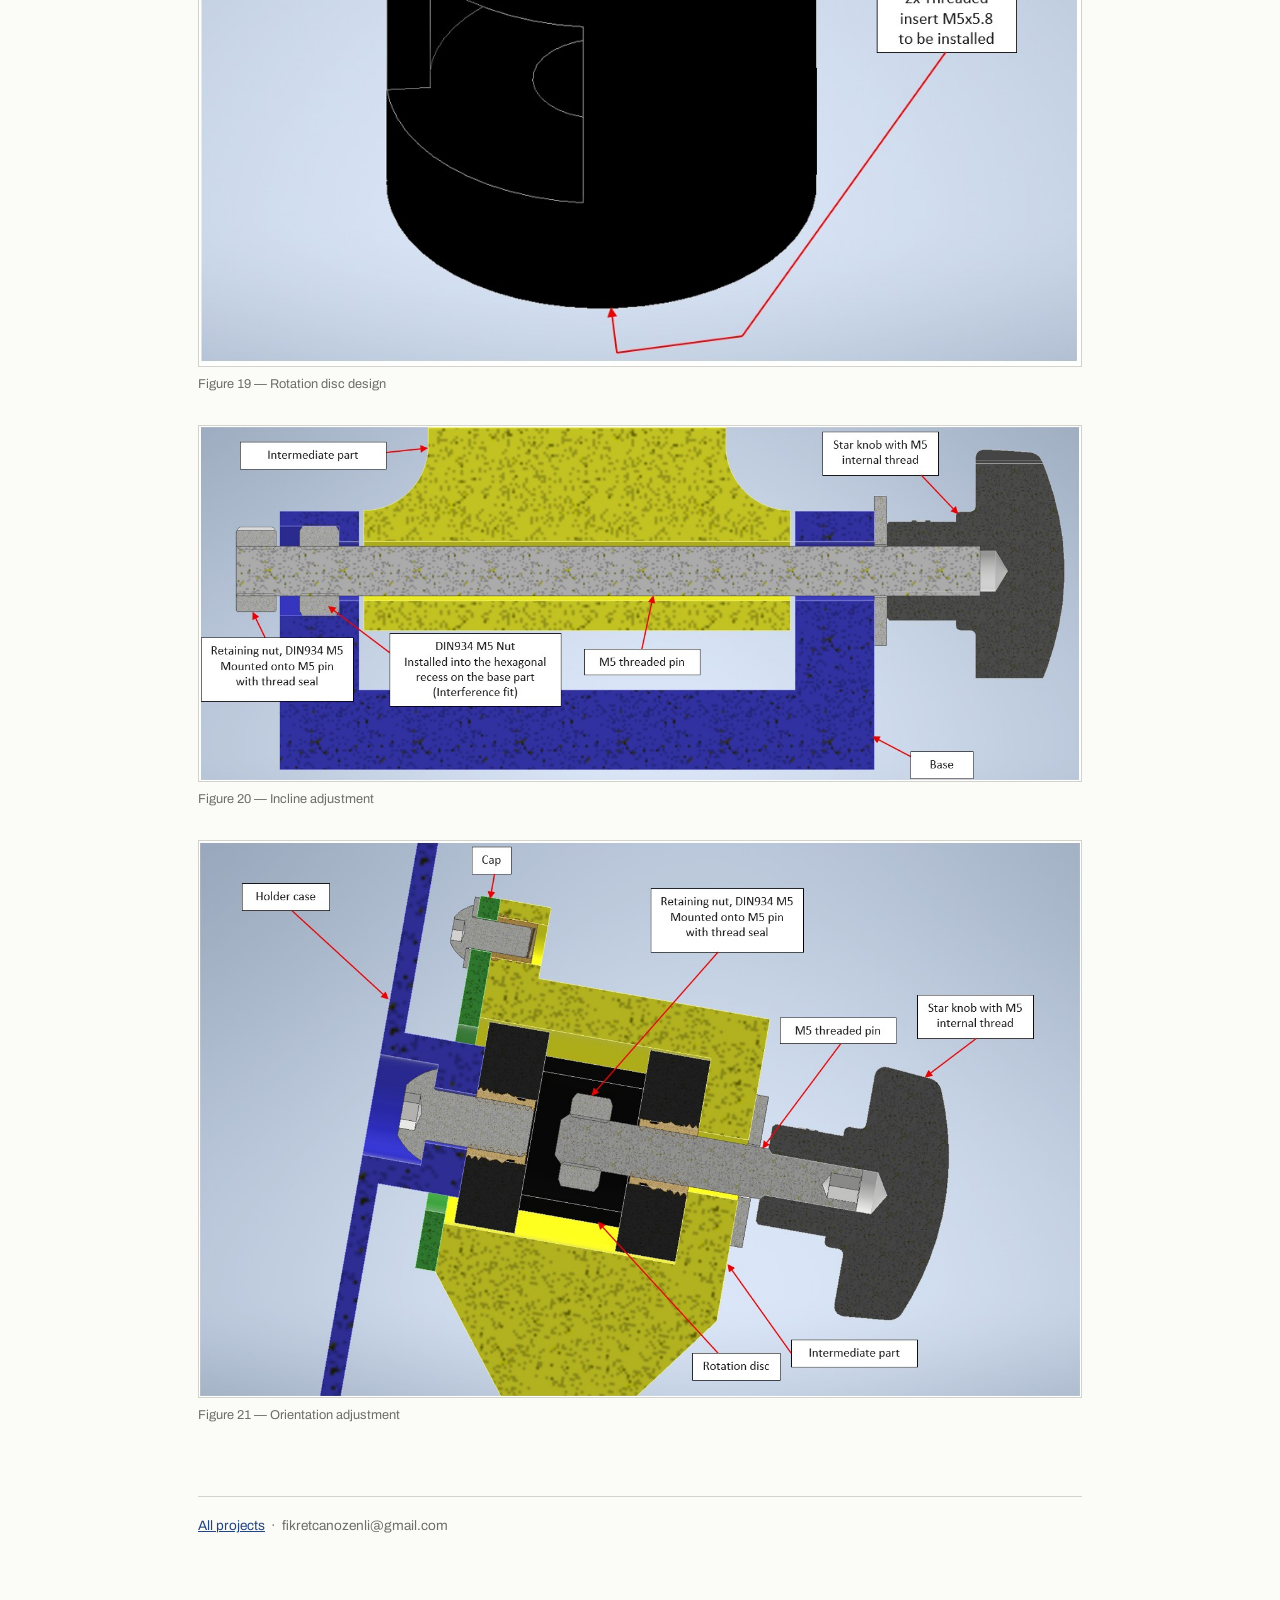
<file: phone-stand.html>
<!DOCTYPE html>
<html lang="en">
<head>
<meta charset="utf-8">
<meta name="viewport" content="width=device-width, initial-scale=1">
<title>Adjustable Phone Stand — Fikret Can Ozenli</title>
<meta name="description" content="Holding a phone upright while it charges, with independent adjustment of incline and orientation.">
<link rel="preconnect" href="https://fonts.googleapis.com">
<link rel="preconnect" href="https://fonts.gstatic.com" crossorigin>
<link href="https://fonts.googleapis.com/css2?family=Archivo:wght@400;500;600&family=Source+Serif+4:opsz,wght@8..60,400;8..60,600&display=swap" rel="stylesheet">
<link rel="stylesheet" href="style.css">
</head>
<body>
<div class="wrap">
<a class="back" href="index.html">Back to all projects</a>

<header class="proj-head">
  <h1>Adjustable Phone Stand</h1>
  <dl class="fields">
<div class="field"><dt>Type</dt><dd>Self-initiated design</dd></div><div class="field"><dt>Materials</dt><dd>MJF PA12, stainless fasteners</dd></div><div class="field"><dt>Tools</dt><dd>Autodesk Inventor</dd></div><div class="field"><dt>Scope</dt><dd>Concept to manufacture</dd></div>
  </dl>
</header>

<p><b class="lab">Brief</b> A personal problem rather than an abstract exercise: holding a phone upright during calls while it is charging. Leaning it against a surface fails when a cable protrudes from the bottom, and propping it on a desk blocks the monitor behind. The requirement was a stand that holds the phone clear of the surface with the cable free below it, with independent adjustment of both incline and orientation so it can be used in portrait or landscape.</p>
<p><b class="lab">Approach</b> Two friction clamps on perpendicular axes, each governing one adjustment.</p>
<p>Incline is set at the base. The base carries a clevis, and the intermediate part’s lower cylinder sits between its lugs. Tightening the knob on the incline pin draws the lugs together onto that cylinder, clamping it and holding the angle of tilt. The lugs raise the pivot above the base platform so the cylinder can rotate without fouling it.</p>
<p>Orientation is set at the top of the intermediate part. Its upper cylinder houses a rotation disc, which carries the holder case on its far face. Tightening the knob on the orientation pin pulls the disc against the cylinder’s back wall, clamping it and holding the phone in portrait or landscape. Because the two axes are perpendicular and the joints are independent, either can be adjusted without disturbing the other.</p>
<p class="bulhead">Key decisions</p>
<ul class="bul">
  <li>A pin cannot block rotation about its own axis. The locking element has to be concentric with the pivot for the holes to align at every angle, which rules out pinning and forces a friction clamp at both joints — the mating faces are drawn together and friction across them holds the position.</li>
  <li>The rotation disc’s form follows the assembly sequence. It is two discs joined by a pair of narrow webs rather than a solid cylinder. The orientation pin threads into the near disc, and a retaining nut must be fitted behind it so the pin cannot withdraw — but once the disc is inside the housing, that space is unreachable. The webs leave two side openings so the nut can be fitted before the disc is installed. The part is shaped by the order in which it has to be built.</li>
  <li>The incline pin’s length was set by the release condition, not the clamped one. It has to be long enough that when the knob is backed off, the retaining nut does not bottom against the outer face of the far lug before the clamp has released, or the joint would never turn freely.</li>
  <li>Fastening. A captured DIN 934 nut sits in an interference-fit hexagonal recess in the base lug, recessed below the surface so it becomes permanent once assembled. The rotation disc uses M5 heat-set inserts. The holder case screw sits in a counterbore so its head cannot bear against the back of the phone.</li>
  <li>The holder case holds the phone on six tabs, two at the bottom and two on each side, with a gap between the lower tabs for the charging cable. Cutouts on the sides, top and bottom reduce material and cost.</li>
</ul>
<figure>
  <img src="images/fig18.jpg" alt="Figure 18 — Complete assembly, with phone">
  <figcaption>Figure 18 — Complete assembly, with phone</figcaption>
</figure>
<figure>
  <img src="images/fig19.jpg" alt="Figure 19 — Rotation disc design">
  <figcaption>Figure 19 — Rotation disc design</figcaption>
</figure>
<figure>
  <img src="images/fig20.jpg" alt="Figure 20 — Incline adjustment">
  <figcaption>Figure 20 — Incline adjustment</figcaption>
</figure>
<figure>
  <img src="images/fig21.jpg" alt="Figure 21 — Orientation adjustment">
  <figcaption>Figure 21 — Orientation adjustment</figcaption>
</figure>

<footer>
<a href="index.html">All projects</a> &nbsp;·&nbsp; fikretcanozenli@gmail.com
</footer>
</div>
</body>
</html>
</file>
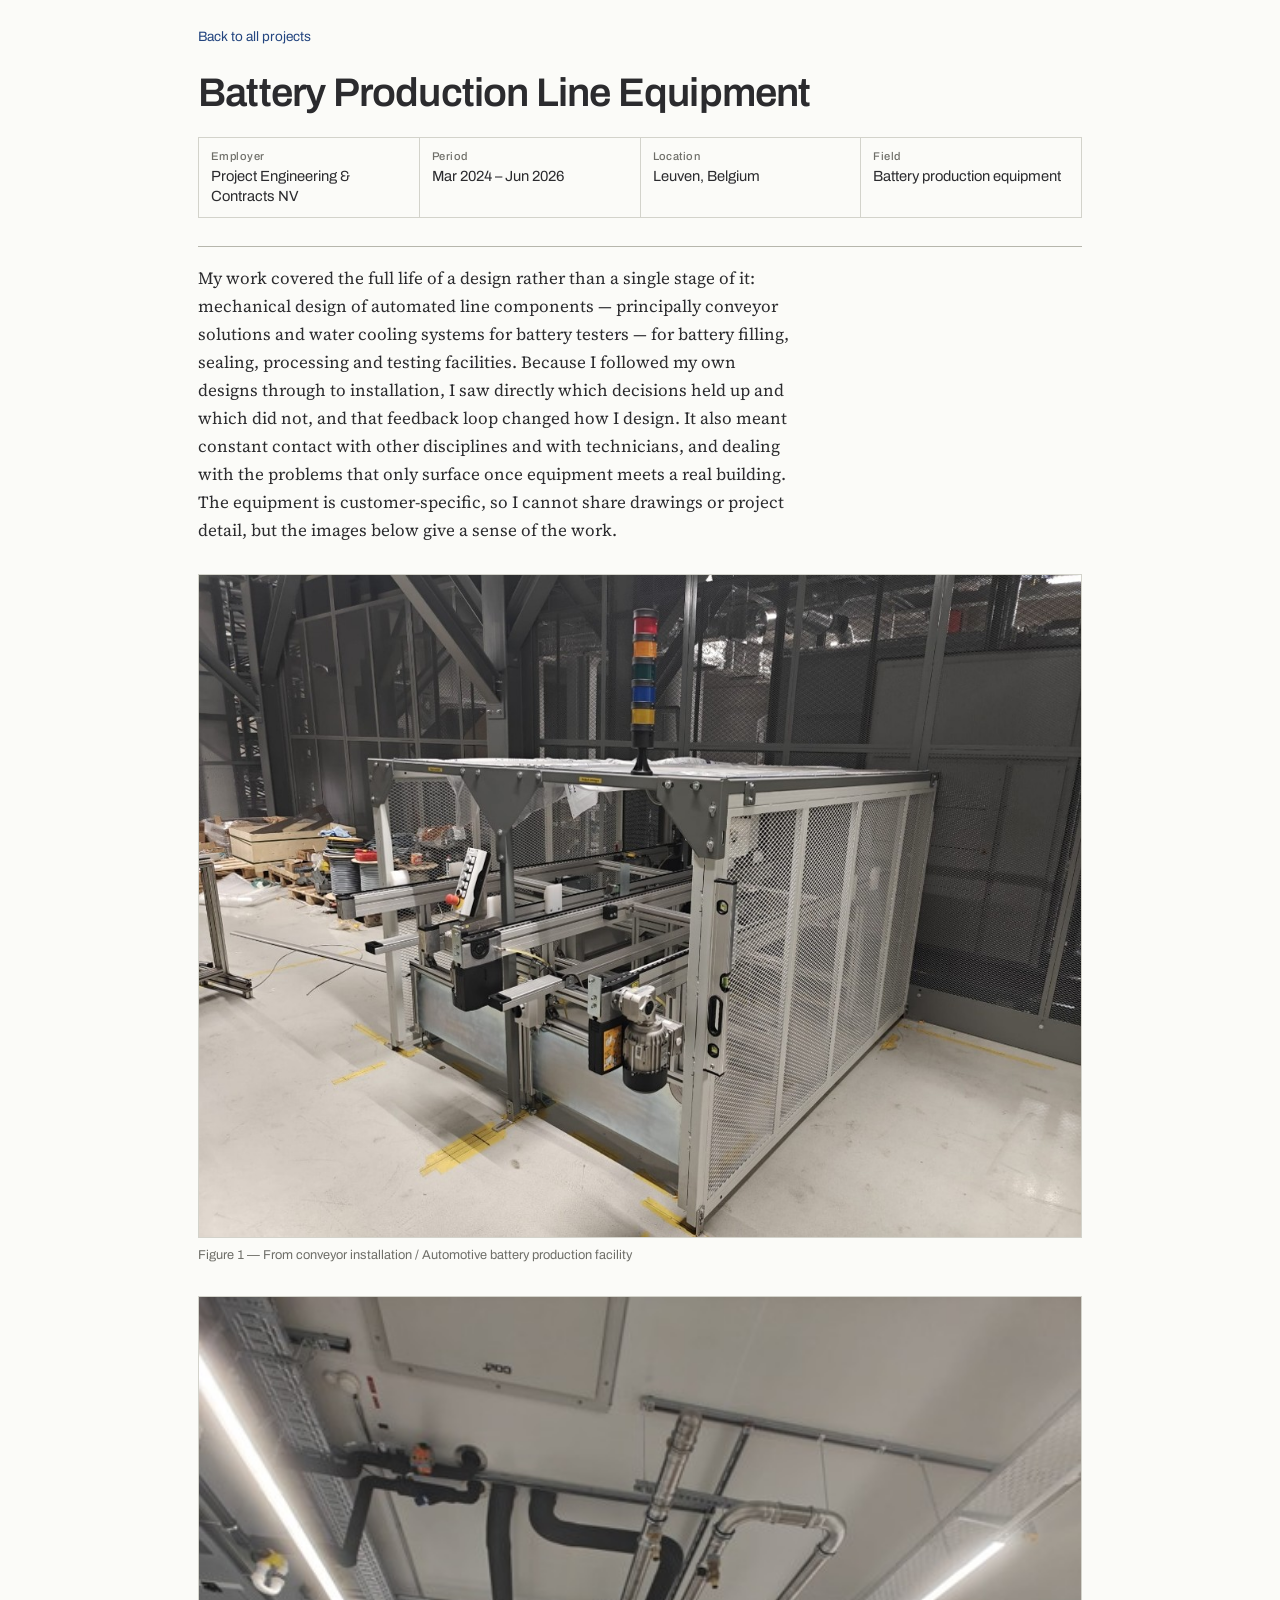
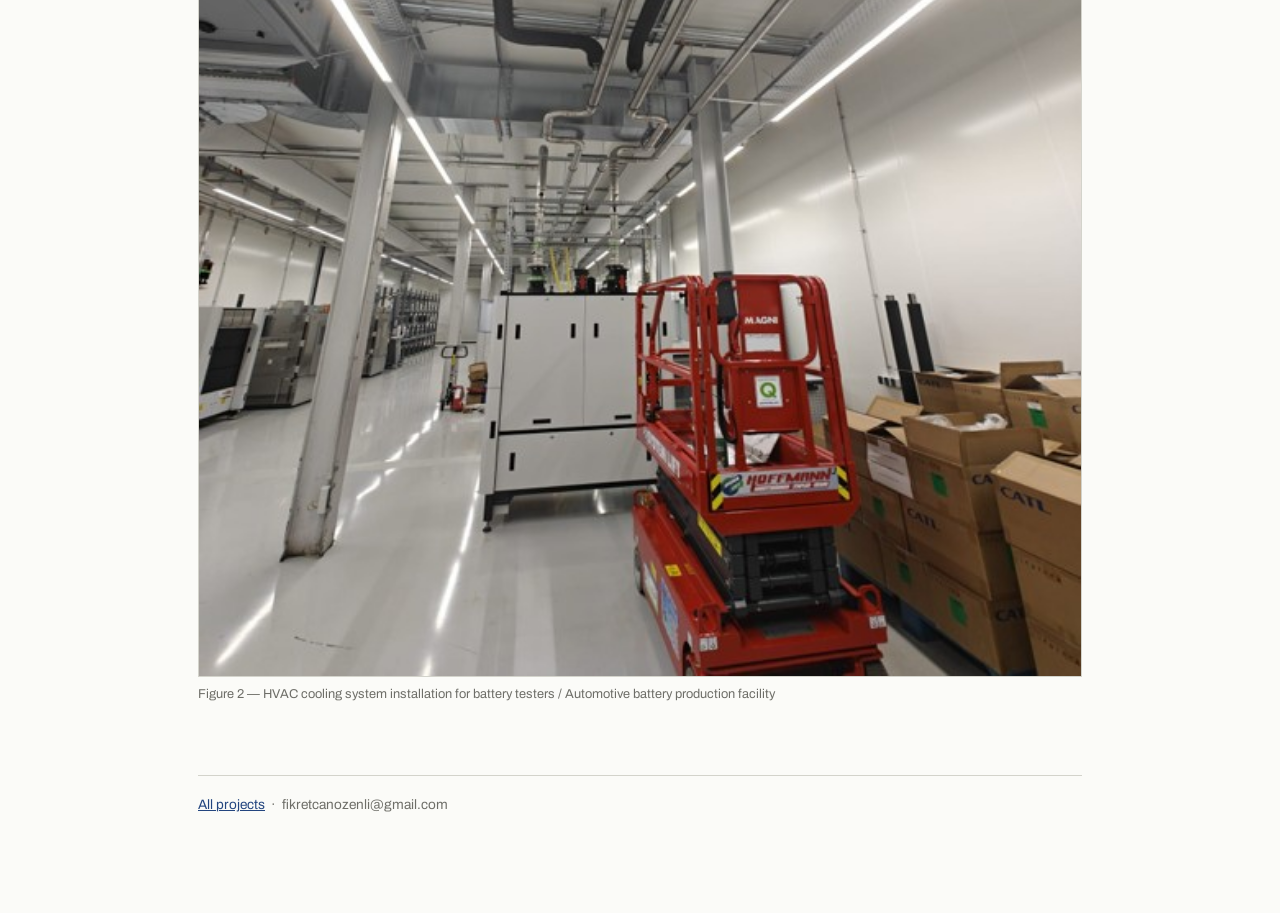
<file: production-equipment.html>
<!DOCTYPE html>
<html lang="en">
<head>
<meta charset="utf-8">
<meta name="viewport" content="width=device-width, initial-scale=1">
<title>Battery Production Line Equipment — Fikret Can Ozenli</title>
<meta name="description" content="Conveyor systems and water cooling for battery test facilities, designed and then installed on customer sites.">
<link rel="preconnect" href="https://fonts.googleapis.com">
<link rel="preconnect" href="https://fonts.gstatic.com" crossorigin>
<link href="https://fonts.googleapis.com/css2?family=Archivo:wght@400;500;600&family=Source+Serif+4:opsz,wght@8..60,400;8..60,600&display=swap" rel="stylesheet">
<link rel="stylesheet" href="style.css">
</head>
<body>
<div class="wrap">
<a class="back" href="index.html">Back to all projects</a>

<header class="proj-head">
  <h1>Battery Production Line Equipment</h1>
  <dl class="fields">
<div class="field"><dt>Employer</dt><dd>Project Engineering &amp; Contracts NV</dd></div><div class="field"><dt>Period</dt><dd>Mar 2024 – Jun 2026</dd></div><div class="field"><dt>Location</dt><dd>Leuven, Belgium</dd></div><div class="field"><dt>Field</dt><dd>Battery production equipment</dd></div>
  </dl>
</header>

<p>My work covered the full life of a design rather than a single stage of it: mechanical design of automated line components — principally conveyor solutions and water cooling systems for battery testers — for battery filling, sealing, processing and testing facilities. Because I followed my own designs through to installation, I saw directly which decisions held up and which did not, and that feedback loop changed how I design. It also meant constant contact with other disciplines and with technicians, and dealing with the problems that only surface once equipment meets a real building. The equipment is customer-specific, so I cannot share drawings or project detail, but the images below give a sense of the work.</p>
<figure>
  <img src="images/fig01.jpg" alt="Figure 1 — From conveyor installation / Automotive battery production facility">
  <figcaption>Figure 1 — From conveyor installation / Automotive battery production facility</figcaption>
</figure>
<figure>
  <img src="images/fig02.jpg" alt="Figure 2 — HVAC cooling system installation for battery testers / Automotive battery production facility">
  <figcaption>Figure 2 — HVAC cooling system installation for battery testers / Automotive battery production facility</figcaption>
</figure>

<footer>
<a href="index.html">All projects</a> &nbsp;·&nbsp; fikretcanozenli@gmail.com
</footer>
</div>
</body>
</html>
</file>
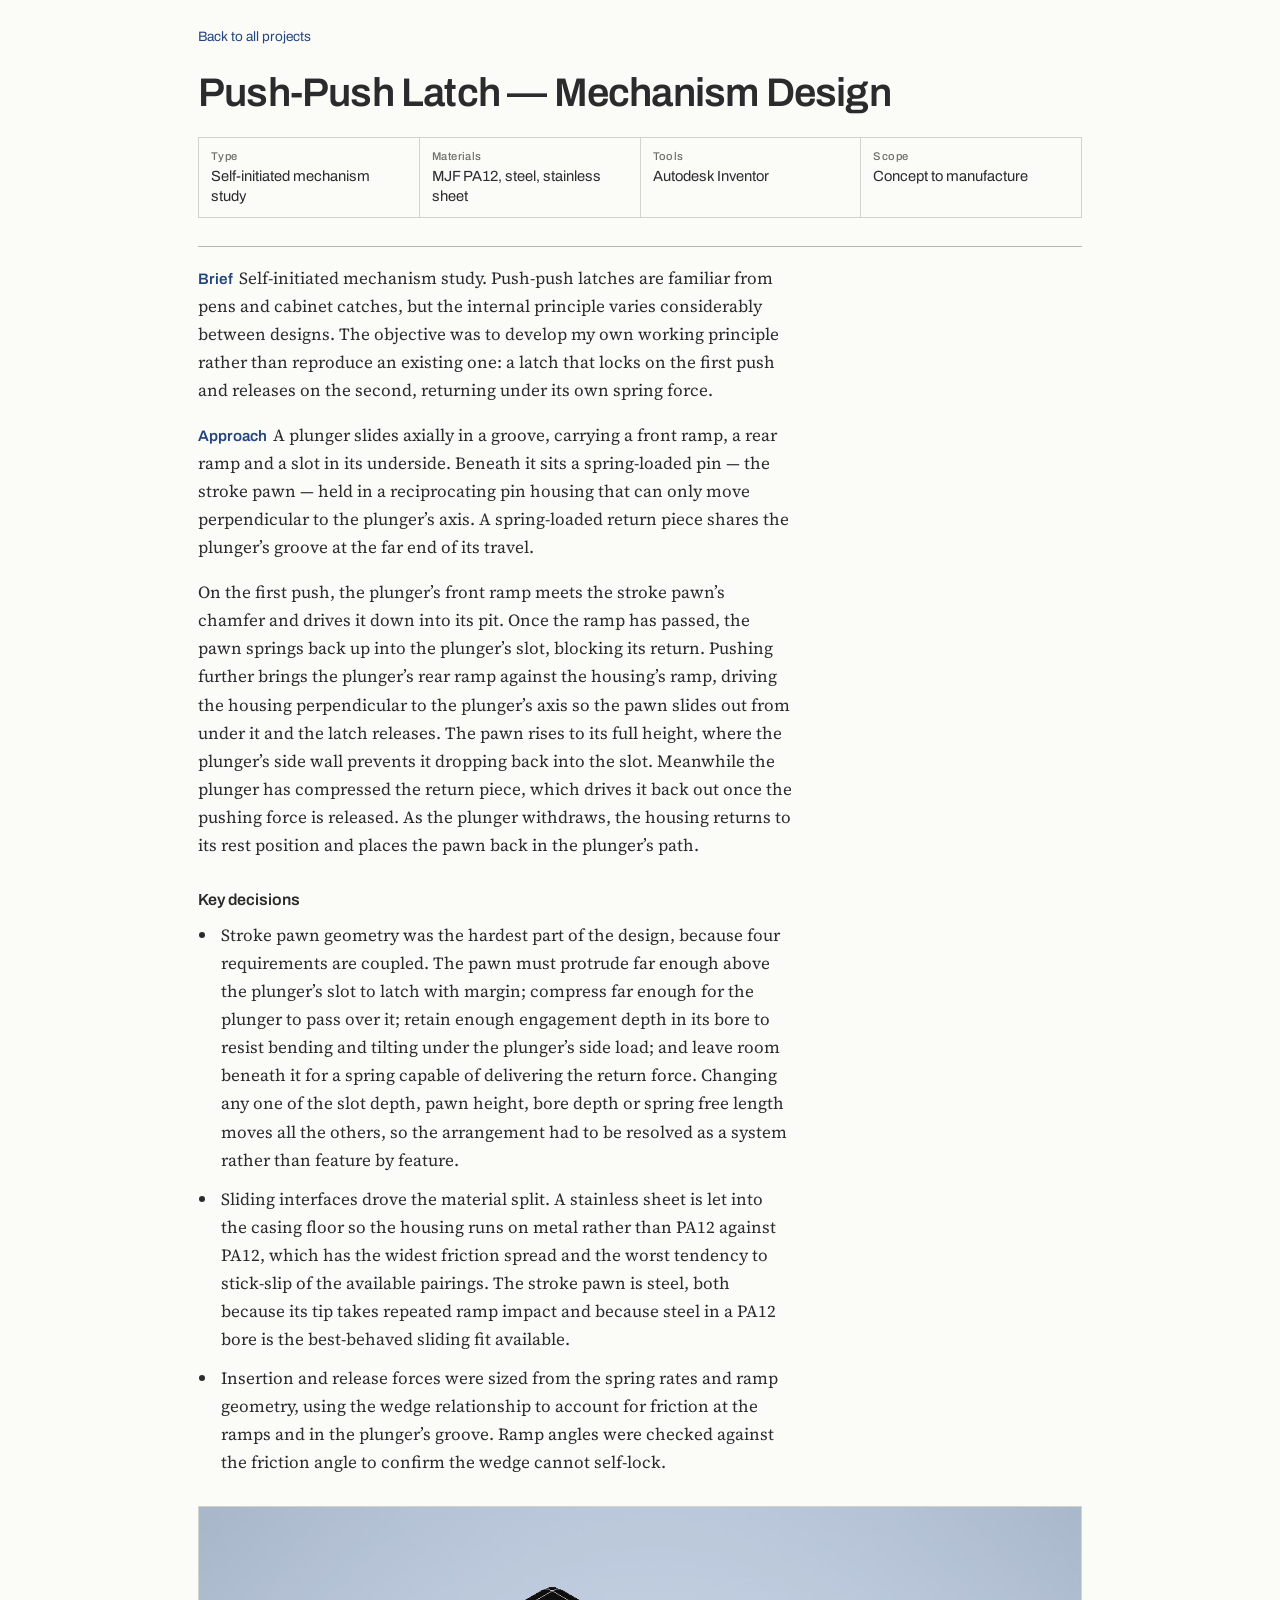
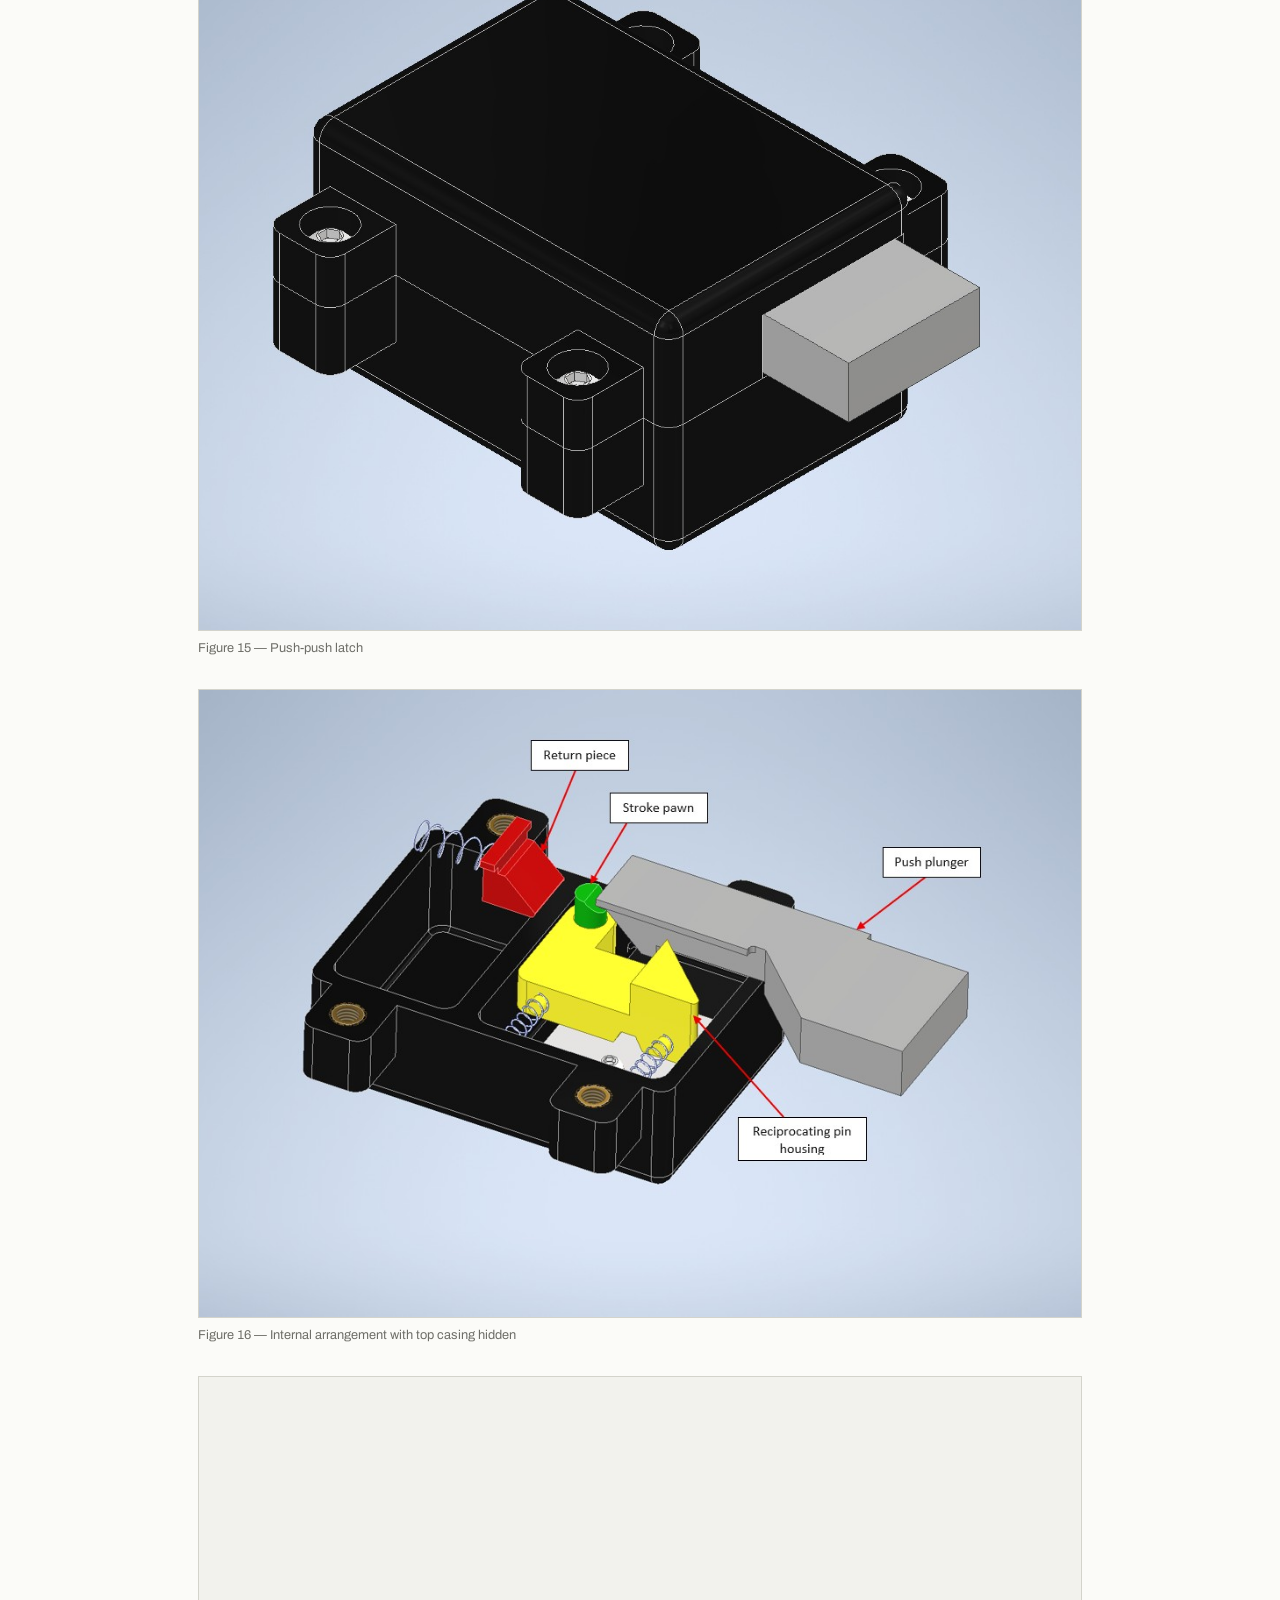
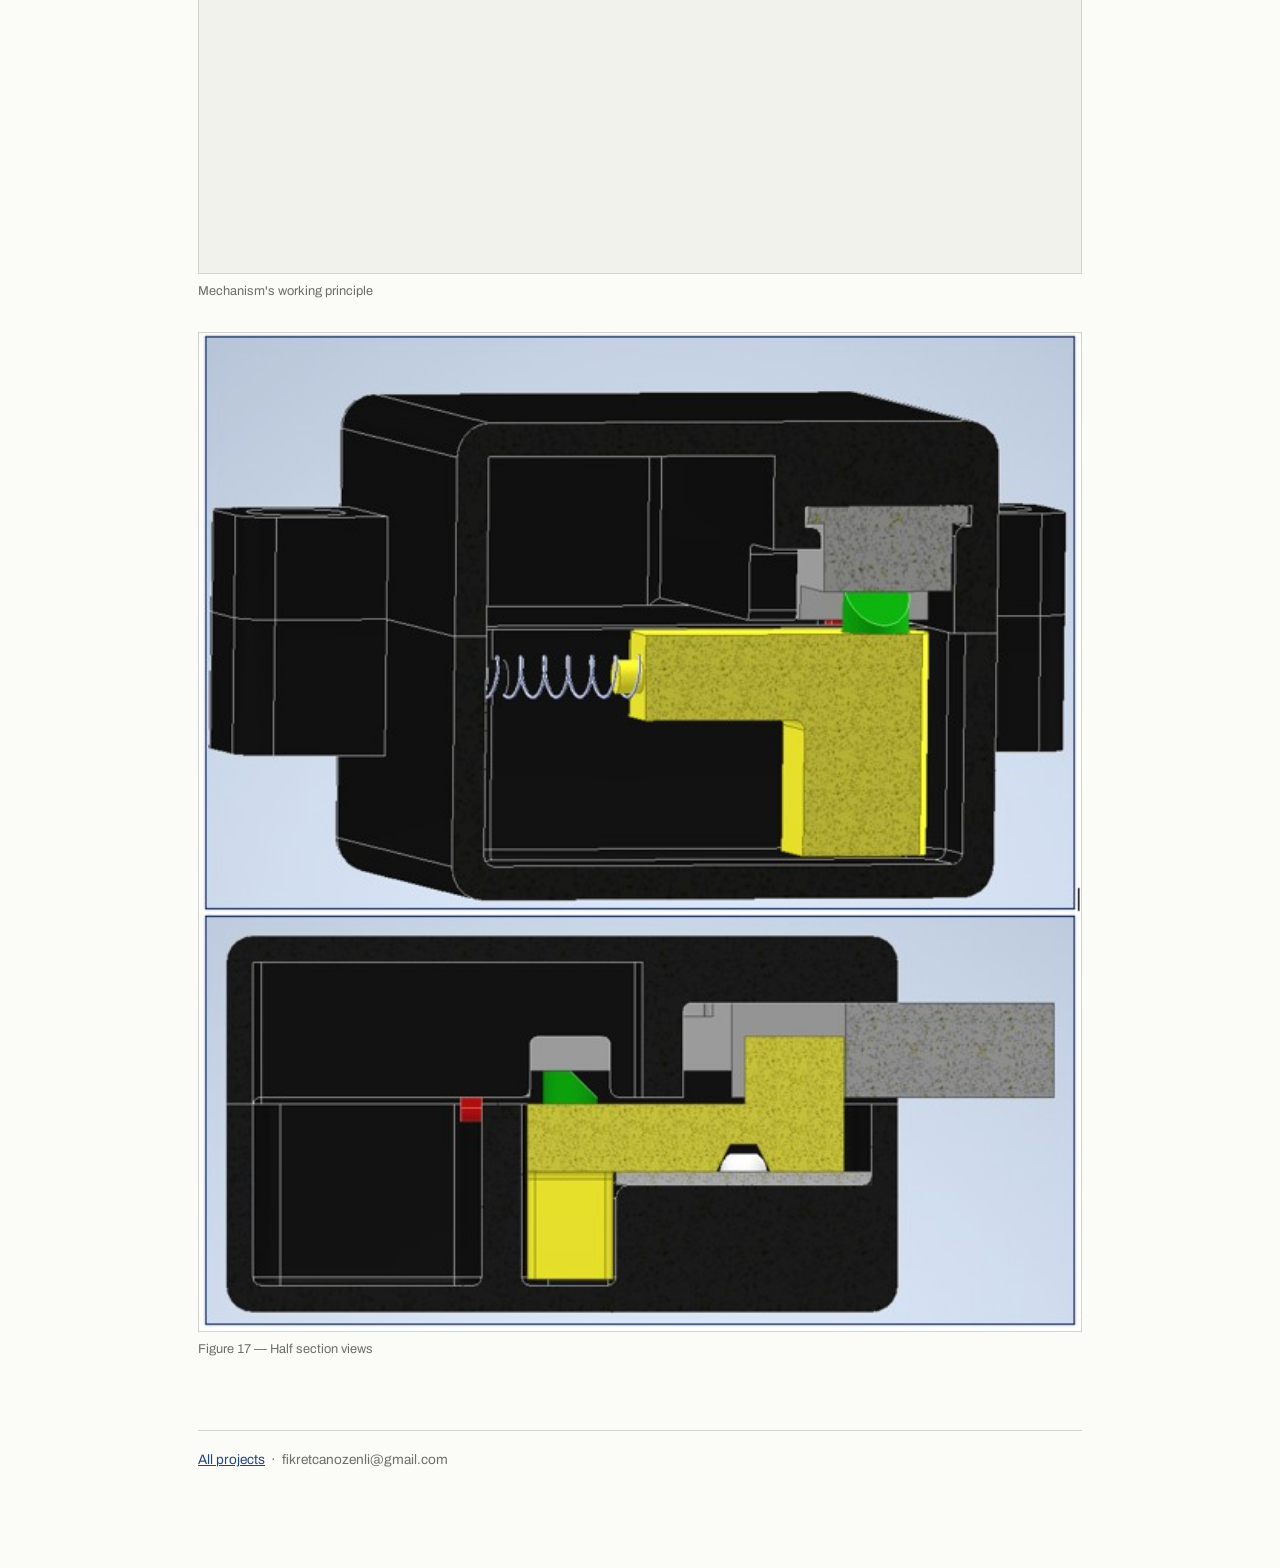
<file: push-push-latch.html>
<!DOCTYPE html>
<html lang="en">
<head>
<meta charset="utf-8">
<meta name="viewport" content="width=device-width, initial-scale=1">
<title>Push-Push Latch — Mechanism Design — Fikret Can Ozenli</title>
<meta name="description" content="A latch that locks on the first push and releases on the second, developed from first principles rather than copied.">
<link rel="preconnect" href="https://fonts.googleapis.com">
<link rel="preconnect" href="https://fonts.gstatic.com" crossorigin>
<link href="https://fonts.googleapis.com/css2?family=Archivo:wght@400;500;600&family=Source+Serif+4:opsz,wght@8..60,400;8..60,600&display=swap" rel="stylesheet">
<link rel="stylesheet" href="style.css">
</head>
<body>
<div class="wrap">
<a class="back" href="index.html">Back to all projects</a>

<header class="proj-head">
  <h1>Push-Push Latch — Mechanism Design</h1>
  <dl class="fields">
<div class="field"><dt>Type</dt><dd>Self-initiated mechanism study</dd></div><div class="field"><dt>Materials</dt><dd>MJF PA12, steel, stainless sheet</dd></div><div class="field"><dt>Tools</dt><dd>Autodesk Inventor</dd></div><div class="field"><dt>Scope</dt><dd>Concept to manufacture</dd></div>
  </dl>
</header>

<p><b class="lab">Brief</b> Self-initiated mechanism study. Push-push latches are familiar from pens and cabinet catches, but the internal principle varies considerably between designs. The objective was to develop my own working principle rather than reproduce an existing one: a latch that locks on the first push and releases on the second, returning under its own spring force.</p>
<p><b class="lab">Approach</b> A plunger slides axially in a groove, carrying a front ramp, a rear ramp and a slot in its underside. Beneath it sits a spring-loaded pin — the stroke pawn — held in a reciprocating pin housing that can only move perpendicular to the plunger’s axis. A spring-loaded return piece shares the plunger’s groove at the far end of its travel.</p>
<p>On the first push, the plunger’s front ramp meets the stroke pawn’s chamfer and drives it down into its pit. Once the ramp has passed, the pawn springs back up into the plunger’s slot, blocking its return. Pushing further brings the plunger’s rear ramp against the housing’s ramp, driving the housing perpendicular to the plunger’s axis so the pawn slides out from under it and the latch releases. The pawn rises to its full height, where the plunger’s side wall prevents it dropping back into the slot. Meanwhile the plunger has compressed the return piece, which drives it back out once the pushing force is released. As the plunger withdraws, the housing returns to its rest position and places the pawn back in the plunger’s path.</p>
<p class="bulhead">Key decisions</p>
<ul class="bul">
  <li>Stroke pawn geometry was the hardest part of the design, because four requirements are coupled. The pawn must protrude far enough above the plunger’s slot to latch with margin; compress far enough for the plunger to pass over it; retain enough engagement depth in its bore to resist bending and tilting under the plunger’s side load; and leave room beneath it for a spring capable of delivering the return force. Changing any one of the slot depth, pawn height, bore depth or spring free length moves all the others, so the arrangement had to be resolved as a system rather than feature by feature.</li>
  <li>Sliding interfaces drove the material split. A stainless sheet is let into the casing floor so the housing runs on metal rather than PA12 against PA12, which has the widest friction spread and the worst tendency to stick-slip of the available pairings. The stroke pawn is steel, both because its tip takes repeated ramp impact and because steel in a PA12 bore is the best-behaved sliding fit available.</li>
  <li>Insertion and release forces were sized from the spring rates and ramp geometry, using the wedge relationship to account for friction at the ramps and in the plunger’s groove. Ramp angles were checked against the friction angle to confirm the wedge cannot self-lock.</li>
</ul>
<figure>
  <img src="images/fig15.jpg" alt="Figure 15 — Push-push latch">
  <figcaption>Figure 15 — Push-push latch</figcaption>
</figure>
<figure>
  <img src="images/fig16.jpg" alt="Figure 16 — Internal arrangement with top casing hidden">
  <figcaption>Figure 16 — Internal arrangement with top casing hidden</figcaption>
</figure>
<figure>
  <div class="video">
    <iframe src="https://www.youtube.com/embed/zt_VwRItey8" title="Mechanism's working principle" loading="lazy" allowfullscreen allow="accelerometer; clipboard-write; encrypted-media; picture-in-picture"></iframe>
  </div>
  <figcaption>Mechanism's working principle</figcaption>
</figure>
<figure>
  <img src="images/fig17.jpg" alt="Figure 17 — Half section views">
  <figcaption>Figure 17 — Half section views</figcaption>
</figure>

<footer>
<a href="index.html">All projects</a> &nbsp;·&nbsp; fikretcanozenli@gmail.com
</footer>
</div>
</body>
</html>
</file>
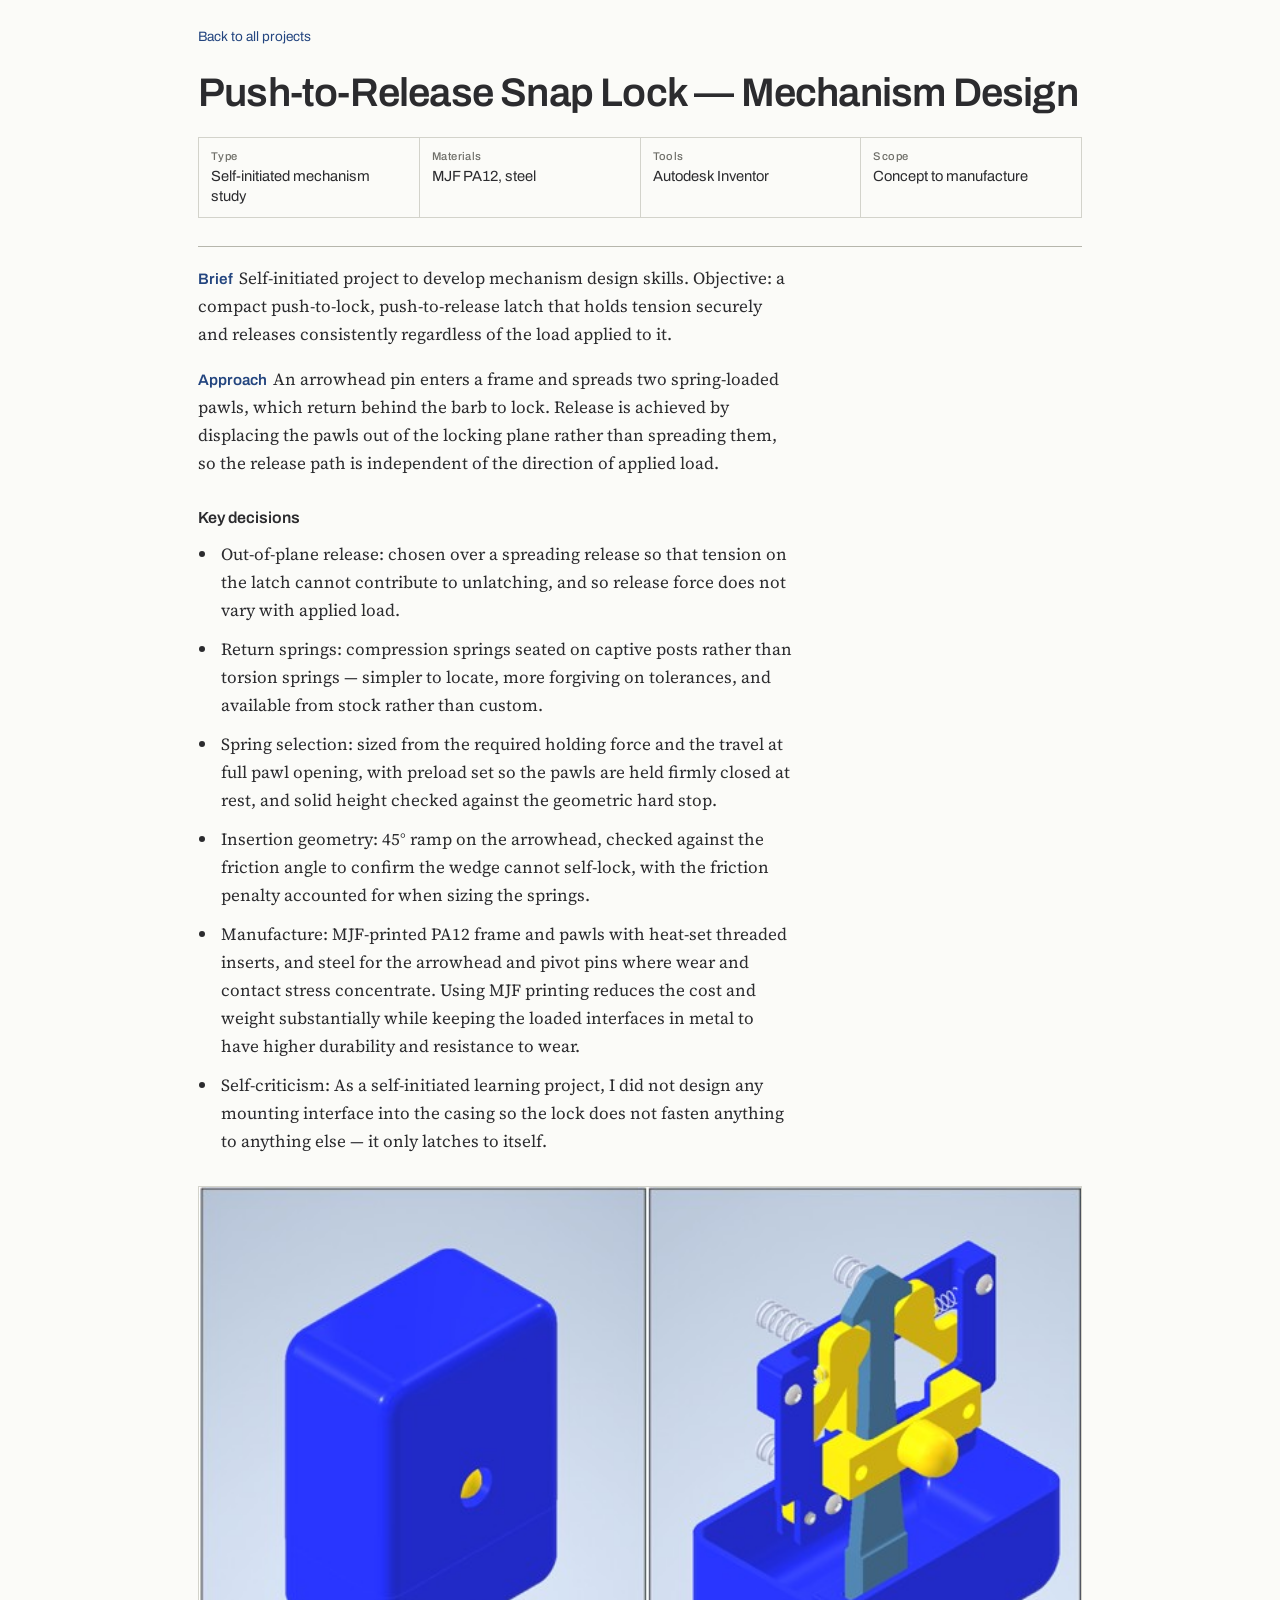
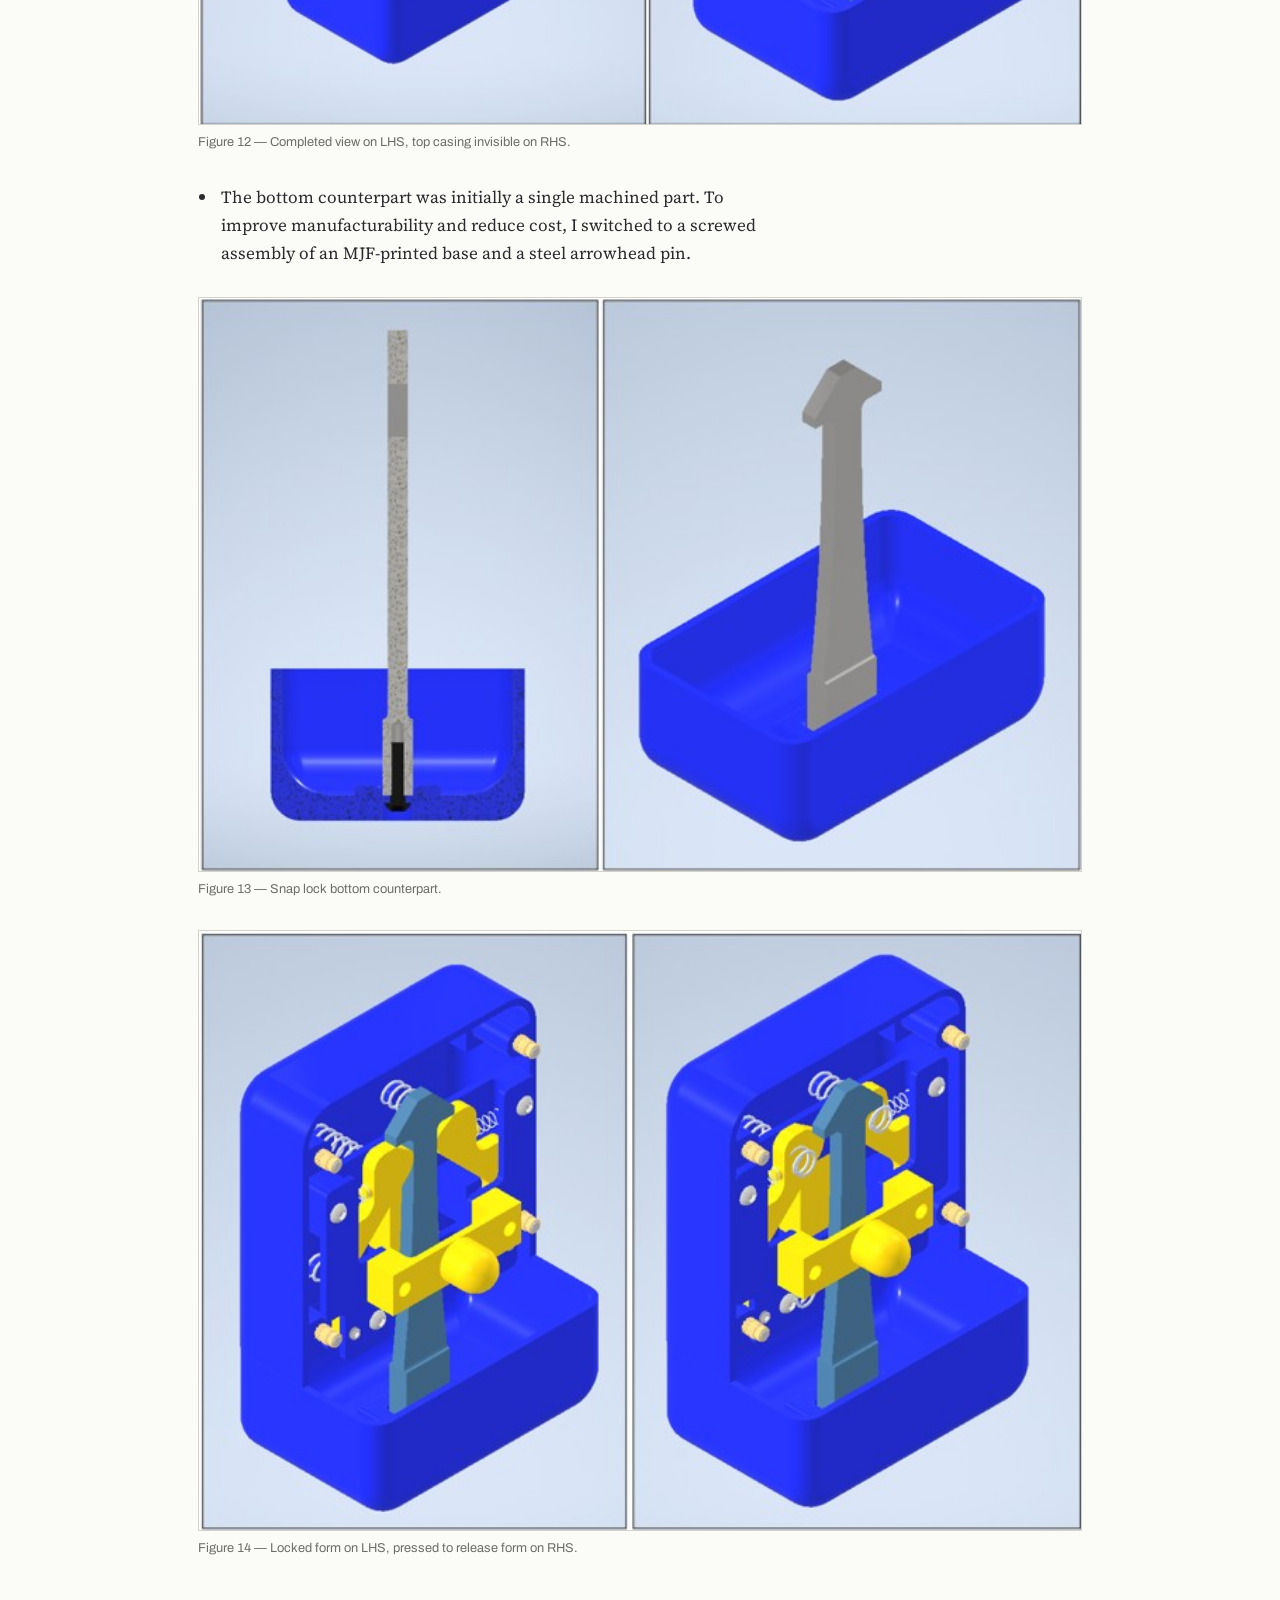
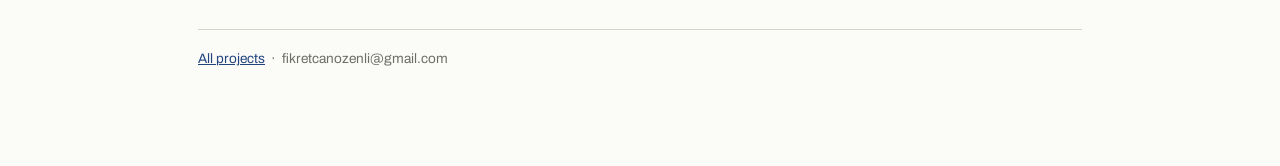
<file: snap-lock.html>
<!DOCTYPE html>
<html lang="en">
<head>
<meta charset="utf-8">
<meta name="viewport" content="width=device-width, initial-scale=1">
<title>Push-to-Release Snap Lock — Mechanism Design — Fikret Can Ozenli</title>
<meta name="description" content="A latch holding tension that releases consistently regardless of applied load, using an out-of-plane release path.">
<link rel="preconnect" href="https://fonts.googleapis.com">
<link rel="preconnect" href="https://fonts.gstatic.com" crossorigin>
<link href="https://fonts.googleapis.com/css2?family=Archivo:wght@400;500;600&family=Source+Serif+4:opsz,wght@8..60,400;8..60,600&display=swap" rel="stylesheet">
<link rel="stylesheet" href="style.css">
</head>
<body>
<div class="wrap">
<a class="back" href="index.html">Back to all projects</a>

<header class="proj-head">
  <h1>Push-to-Release Snap Lock — Mechanism Design</h1>
  <dl class="fields">
<div class="field"><dt>Type</dt><dd>Self-initiated mechanism study</dd></div><div class="field"><dt>Materials</dt><dd>MJF PA12, steel</dd></div><div class="field"><dt>Tools</dt><dd>Autodesk Inventor</dd></div><div class="field"><dt>Scope</dt><dd>Concept to manufacture</dd></div>
  </dl>
</header>

<p><b class="lab">Brief</b> Self-initiated project to develop mechanism design skills. Objective: a compact push-to-lock, push-to-release latch that holds tension securely and releases consistently regardless of the load applied to it.</p>
<p><b class="lab">Approach</b> An arrowhead pin enters a frame and spreads two spring-loaded pawls, which return behind the barb to lock. Release is achieved by displacing the pawls out of the locking plane rather than spreading them, so the release path is independent of the direction of applied load.</p>
<p class="bulhead">Key decisions</p>
<ul class="bul">
  <li>Out-of-plane release: chosen over a spreading release so that tension on the latch cannot contribute to unlatching, and so release force does not vary with applied load.</li>
  <li>Return springs: compression springs seated on captive posts rather than torsion springs — simpler to locate, more forgiving on tolerances, and available from stock rather than custom.</li>
  <li>Spring selection: sized from the required holding force and the travel at full pawl opening, with preload set so the pawls are held firmly closed at rest, and solid height checked against the geometric hard stop.</li>
  <li>Insertion geometry: 45° ramp on the arrowhead, checked against the friction angle to confirm the wedge cannot self-lock, with the friction penalty accounted for when sizing the springs.</li>
  <li>Manufacture: MJF-printed PA12 frame and pawls with heat-set threaded inserts, and steel for the arrowhead and pivot pins where wear and contact stress concentrate. Using MJF printing reduces the cost and weight substantially while keeping the loaded interfaces in metal to have higher durability and resistance to wear.</li>
  <li>Self-criticism: As a self-initiated learning project, I did not design any mounting interface into the casing so the lock does not fasten anything to anything else — it only latches to itself.</li>
</ul>
<figure>
  <img src="images/fig12.jpg" alt="Figure 12 — Completed view on LHS, top casing invisible on RHS.">
  <figcaption>Figure 12 — Completed view on LHS, top casing invisible on RHS.</figcaption>
</figure>
<ul class="bul">
  <li>The bottom counterpart was initially a single machined part. To improve manufacturability and reduce cost, I switched to a screwed assembly of an MJF-printed base and a steel arrowhead pin.</li>
</ul>
<figure>
  <img src="images/fig13.jpg" alt="Figure 13 — Snap lock bottom counterpart.">
  <figcaption>Figure 13 — Snap lock bottom counterpart.</figcaption>
</figure>
<figure>
  <img src="images/fig14.jpg" alt="Figure 14 — Locked form on LHS, pressed to release form on RHS.">
  <figcaption>Figure 14 — Locked form on LHS, pressed to release form on RHS.</figcaption>
</figure>

<footer>
<a href="index.html">All projects</a> &nbsp;·&nbsp; fikretcanozenli@gmail.com
</footer>
</div>
</body>
</html>
</file>
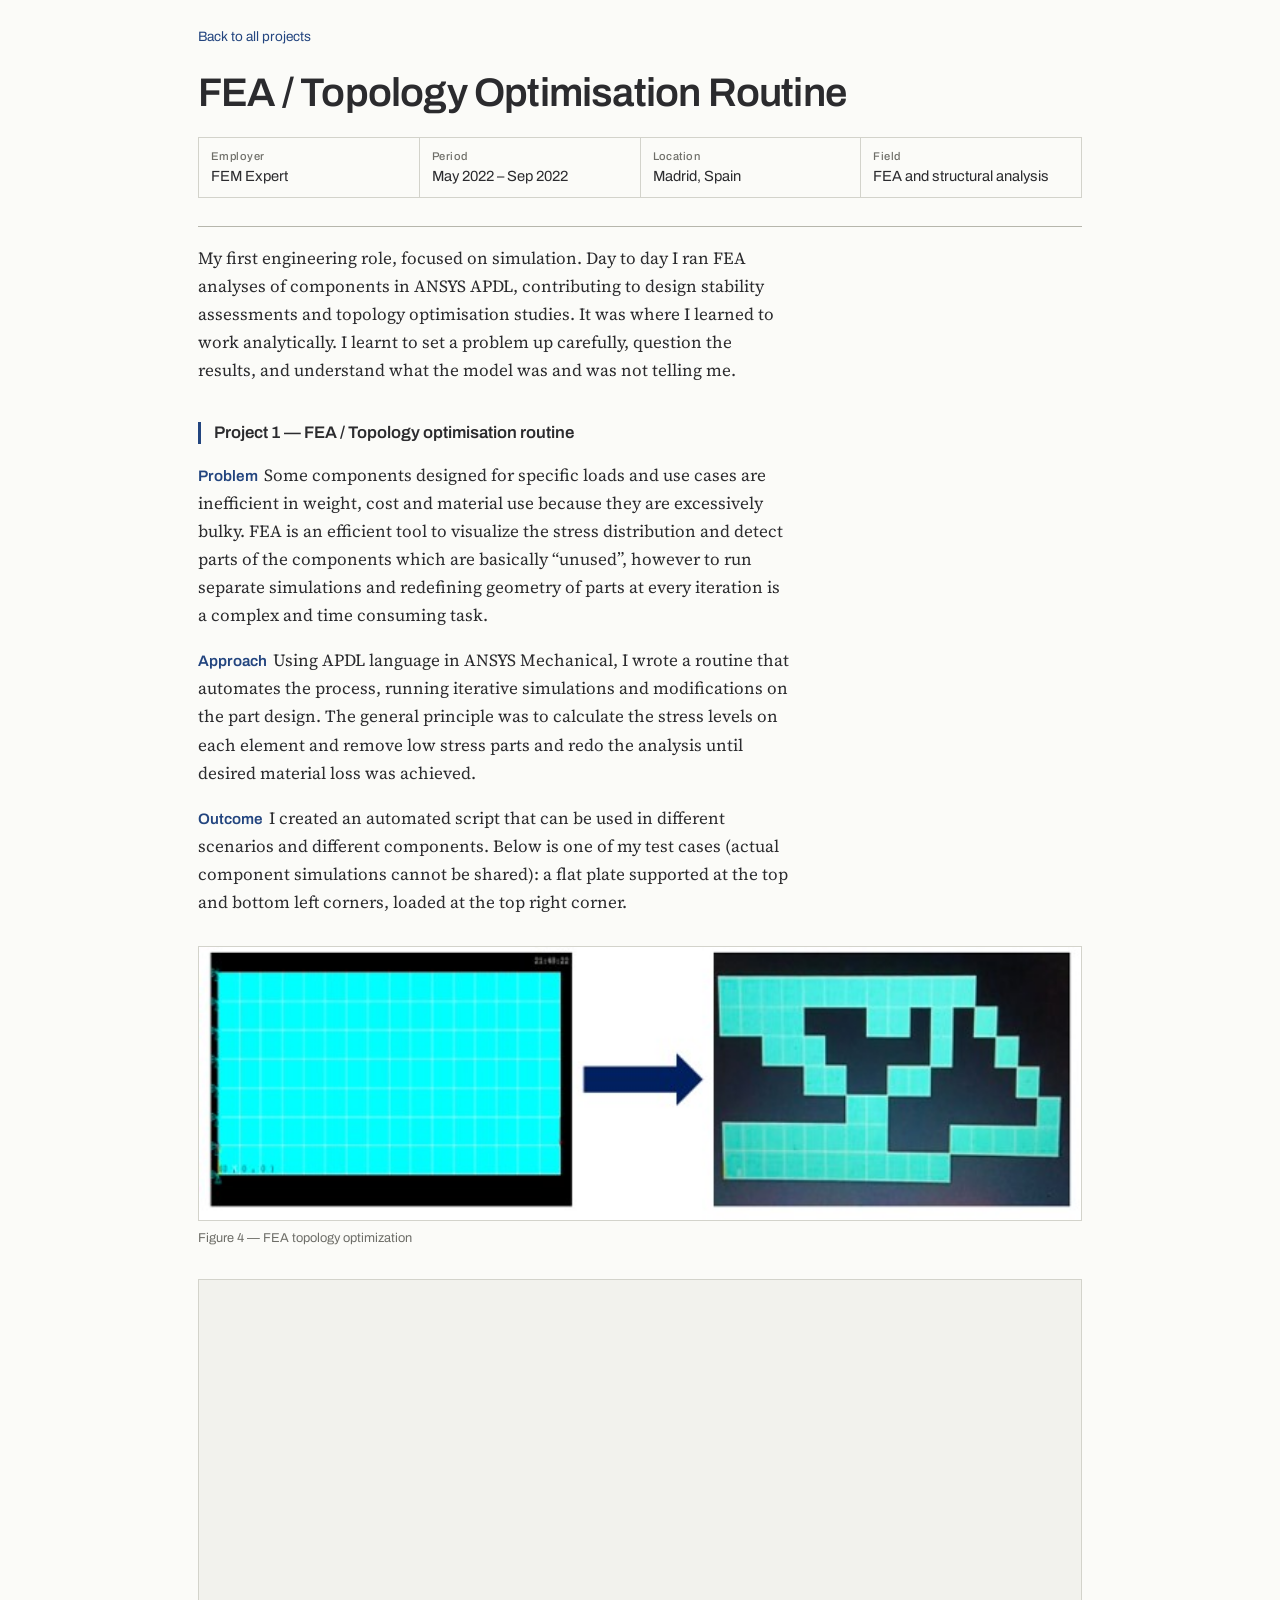
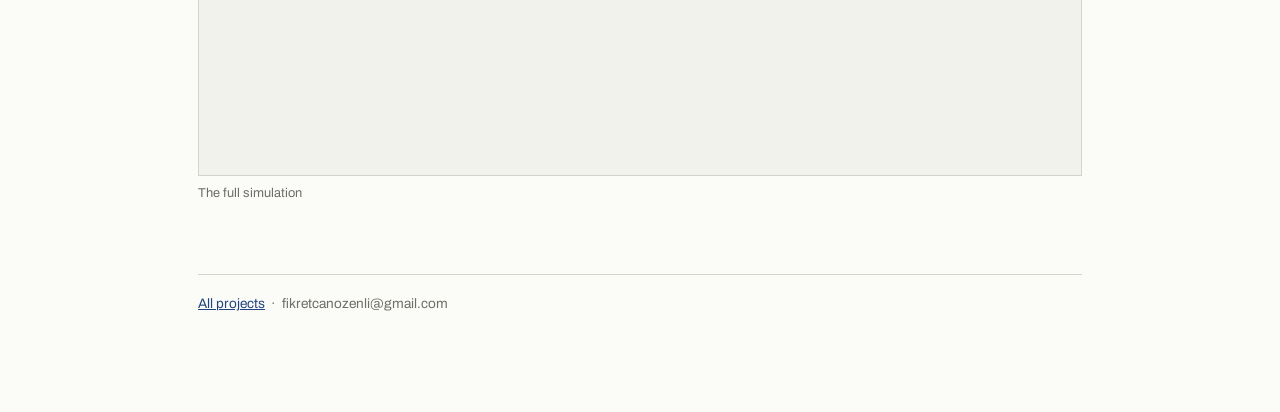
<file: topology-optimisation.html>
<!DOCTYPE html>
<html lang="en">
<head>
<meta charset="utf-8">
<meta name="viewport" content="width=device-width, initial-scale=1">
<title>FEA / Topology Optimisation Routine — Fikret Can Ozenli</title>
<meta name="description" content="An APDL routine that iteratively removes unstressed material from a component while preserving load paths.">
<link rel="preconnect" href="https://fonts.googleapis.com">
<link rel="preconnect" href="https://fonts.gstatic.com" crossorigin>
<link href="https://fonts.googleapis.com/css2?family=Archivo:wght@400;500;600&family=Source+Serif+4:opsz,wght@8..60,400;8..60,600&display=swap" rel="stylesheet">
<link rel="stylesheet" href="style.css">
</head>
<body>
<div class="wrap">
<a class="back" href="index.html">Back to all projects</a>

<header class="proj-head">
  <h1>FEA / Topology Optimisation Routine</h1>
  <dl class="fields">
<div class="field"><dt>Employer</dt><dd>FEM Expert</dd></div><div class="field"><dt>Period</dt><dd>May 2022 – Sep 2022</dd></div><div class="field"><dt>Location</dt><dd>Madrid, Spain</dd></div><div class="field"><dt>Field</dt><dd>FEA and structural analysis</dd></div>
  </dl>
</header>

<p>My first engineering role, focused on simulation. Day to day I ran FEA analyses of components in ANSYS APDL, contributing to design stability assessments and topology optimisation studies. It was where I learned to work analytically. I learnt to set a problem up carefully, question the results, and understand what the model was and was not telling me.</p>
<h2 class="sub">Project 1 — FEA / Topology optimisation routine</h2>
<p><b class="lab">Problem</b> Some components designed for specific loads and use cases are inefficient in weight, cost and material use because they are excessively bulky. FEA is an efficient tool to visualize the stress distribution and detect parts of the components which are basically “unused”, however to run separate simulations and redefining geometry of parts at every iteration is a complex and time consuming task.</p>
<p><b class="lab">Approach</b> Using APDL language in ANSYS Mechanical, I wrote a routine that automates the process, running iterative simulations and modifications on the part design. The general principle was to calculate the stress levels on each element and remove low stress parts and redo the analysis until desired material loss was achieved.</p>
<p><b class="lab">Outcome</b> I created an automated script that can be used in different scenarios and different components. Below is one of my test cases (actual component simulations cannot be shared): a flat plate supported at the top and bottom left corners, loaded at the top right corner.</p>
<figure>
  <img src="images/fig04.jpg" alt="Figure 4 — FEA topology optimization">
  <figcaption>Figure 4 — FEA topology optimization</figcaption>
</figure>
<figure>
  <div class="video">
    <iframe src="https://www.youtube.com/embed/xJjLbbNX204" title="The full simulation" loading="lazy" allowfullscreen allow="accelerometer; clipboard-write; encrypted-media; picture-in-picture"></iframe>
  </div>
  <figcaption>The full simulation</figcaption>
</figure>

<footer>
<a href="index.html">All projects</a> &nbsp;·&nbsp; fikretcanozenli@gmail.com
</footer>
</div>
</body>
</html>
</file>
<file: style.css>
/* ---------------------------------------------------------------
   Fikret Can Ozenli — portfolio
   Visual language borrowed from technical drawing sheets:
   title blocks, sheet indexes, dimension callouts.
   --------------------------------------------------------------- */

:root{
  --paper:      #FBFBF8;   /* drawing paper */
  --paper-2:    #F2F2ED;   /* recessed field */
  --graphite:   #2B2B2E;   /* pencil */
  --graphite-2: #6E6E68;   /* secondary text */
  --rule:       #D3D3CB;   /* hairline */
  --rule-2:     #B6B6AC;   /* heavier rule */
  --ink:        #23457F;   /* CAD blue */
  --ink-soft:   #EAEEF6;

  --measure: 66ch;
}

*{ box-sizing: border-box; }

html{ -webkit-text-size-adjust: 100%; }

body{
  margin: 0;
  background: var(--paper);
  color: var(--graphite);
  font-family: "Source Serif 4", Georgia, "Times New Roman", serif;
  font-size: 17px;
  line-height: 1.65;
  font-variant-numeric: lining-nums tabular-nums;
}

.wrap{
  max-width: 940px;
  margin: 0 auto;
  padding: 0 28px 96px;
}

/* ---------- title block ------------------------------------- */

.titleblock{
  border-bottom: 1.5px solid var(--rule-2);
  padding: 56px 0 0;
  margin-bottom: 0;
}

.titleblock h1{
  font-family: "Archivo", "Helvetica Neue", Arial, sans-serif;
  font-weight: 600;
  font-size: clamp(2rem, 5vw, 3.1rem);
  letter-spacing: -0.02em;
  line-height: 1.02;
  margin: 0 0 6px;
}

.titleblock .role{
  font-family: "Archivo", sans-serif;
  font-weight: 400;
  font-size: 1.05rem;
  color: var(--graphite-2);
  margin: 0 0 30px;
}

/* the field grid — modelled on a drawing title block */
.fields{
  display: flex;
  flex-wrap: wrap;
  border-top: 1px solid var(--rule);
  border-left: 1px solid var(--rule);
  margin-bottom: 28px;
}
.field{
  flex: 1 1 165px;
  border-right: 1px solid var(--rule);
  border-bottom: 1px solid var(--rule);
  padding: 9px 12px 10px;
  min-width: 0;
}
.field dt{
  font-family: "Archivo", sans-serif;
  font-size: 0.7rem;
  font-weight: 500;
  letter-spacing: 0.04em;
  color: var(--graphite-2);
  margin: 0 0 2px;
}
.field dd{
  margin: 0;
  font-family: "Archivo", sans-serif;
  font-size: 0.92rem;
  line-height: 1.35;
  word-wrap: break-word;
}
.field dd a{ color: var(--ink); }
.field--wide{ flex: 2 1 240px; }

/* ---------- sheet index ------------------------------------- */

.index-head{
  font-family: "Archivo", sans-serif;
  font-size: 0.78rem;
  font-weight: 500;
  letter-spacing: 0.05em;
  color: var(--graphite-2);
  padding: 34px 0 10px;
}

.sheets{
  list-style: none;
  margin: 0;
  padding: 0;
  border-top: 1px solid var(--rule);
}

.sheet a{
  display: flex;
  gap: 24px;
  align-items: flex-start;
  padding: 20px 6px 20px 0;
  border-bottom: 1px solid var(--rule);
  text-decoration: none;
  color: inherit;
}
.sheet a:hover,
.sheet a:focus-visible{
  background: var(--ink-soft);
  outline: none;
}
.sheet a:focus-visible{ box-shadow: inset 3px 0 0 var(--ink); }

.thumb{
  width: 148px;
  flex: 0 0 148px;
  aspect-ratio: 4 / 3;
  background: var(--paper-2);
  border: 1px solid var(--rule);
  object-fit: cover;
  display: block;
}

.sheet .meat{ flex: 1 1 auto; min-width: 0; }
.sheet h2{
  font-family: "Archivo", sans-serif;
  font-weight: 600;
  font-size: 1.12rem;
  letter-spacing: -0.01em;
  margin: 0 0 3px;
}
.sheet p{
  margin: 0;
  font-size: 0.95rem;
  color: var(--graphite-2);
  max-width: 52ch;
}
.sheet .tag{
  flex: 0 0 auto;
  margin-left: auto;
  font-family: "Archivo", sans-serif;
  font-size: 0.72rem;
  color: var(--graphite-2);
  border: 1px solid var(--rule-2);
  padding: 2px 7px;
  white-space: nowrap;
  align-self: center;
}

/* ---------- project pages ----------------------------------- */

.back{
  display: inline-block;
  font-family: "Archivo", sans-serif;
  font-size: 0.85rem;
  color: var(--ink);
  text-decoration: none;
  padding: 26px 0 0;
  border-bottom: 1px solid transparent;
}
.back:hover{ border-bottom-color: var(--ink); }

.proj-head{
  padding: 22px 0 0;
  border-bottom: 1.5px solid var(--rule-2);
}
.proj-head h1{
  font-family: "Archivo", sans-serif;
  font-weight: 600;
  font-size: clamp(1.7rem, 4vw, 2.5rem);
  letter-spacing: -0.02em;
  line-height: 1.08;
  margin: 0 0 22px;
}

h2.sec{
  font-family: "Archivo", sans-serif;
  font-weight: 600;
  font-size: 1.15rem;
  letter-spacing: -0.005em;
  margin: 42px 0 12px;
  padding-bottom: 7px;
  border-bottom: 1px solid var(--rule);
}

p{ max-width: var(--measure); }

.lead{
  font-size: 1.12rem;
  line-height: 1.6;
}

/* labelled paragraph — Brief / Approach / Problem / Outcome */
b.lab{
  font-family: "Archivo", sans-serif;
  font-weight: 600;
  font-size: 0.95rem;
  color: var(--ink);
  margin-right: 2px;
}

/* sub-project heading inside a role */
h2.sub{
  font-family: "Archivo", sans-serif;
  font-weight: 600;
  font-size: 1.05rem;
  margin: 38px 0 14px;
  padding: 0 0 0 13px;
  border-left: 3px solid var(--ink);
  line-height: 1.3;
}

.bulhead{
  font-family: "Archivo", sans-serif;
  font-weight: 600;
  font-size: 1rem;
  margin: 28px 0 8px;
}
ul.bul{
  margin: 0 0 6px;
  padding-left: 20px;
  max-width: var(--measure);
}
ul.bul li{
  margin-bottom: 11px;
  padding-left: 3px;
}

figure{
  margin: 30px 0;
}
figure img{
  width: 100%;
  height: auto;
  display: block;
  border: 1px solid var(--rule);
  background: var(--paper-2);
}
figcaption{
  font-family: "Archivo", sans-serif;
  font-size: 0.8rem;
  color: var(--graphite-2);
  padding-top: 7px;
}

.video{
  position: relative;
  padding-bottom: 56.25%;   /* 16:9 fallback for older engines */
  height: 0;
  border: 1px solid var(--rule);
  background: var(--paper-2);
}
@supports (aspect-ratio: 16 / 9){
  .video{ padding-bottom: 0; height: auto; aspect-ratio: 16 / 9; }
}
.video iframe{
  position: absolute;
  inset: 0;
  width: 100%;
  height: 100%;
  border: 0;
  display: block;
}

/* numbered parts list keyed to callouts on the figure above */
ol.parts{
  counter-reset: part;
  list-style: none;
  margin: -18px 0 34px;
  padding: 12px 0 0;
  border-top: 1px solid var(--rule);
  max-width: var(--measure);
  font-family: "Archivo", sans-serif;
  font-size: 0.9rem;
}
ol.parts li{
  counter-increment: part;
  padding: 4px 0 4px 30px;
  position: relative;
}
ol.parts li::before{
  content: counter(part);
  position: absolute;
  left: 0;
  top: 5px;
  width: 19px;
  height: 19px;
  border: 1px solid var(--rule-2);
  border-radius: 50%;
  text-align: center;
  line-height: 17px;
  font-size: 0.72rem;
  color: var(--graphite-2);
}

.placeholder{
  aspect-ratio: 16 / 10;
  border: 1px dashed var(--rule-2);
  background: var(--paper-2);
  display: grid;
  place-items: center;
  font-family: "Archivo", sans-serif;
  font-size: 0.82rem;
  color: var(--graphite-2);
  text-align: center;
  padding: 20px;
}

.dim{
  font-family: ui-monospace, "SF Mono", Menlo, Consolas, monospace;
  font-size: 0.93em;
}

a{ color: var(--ink); }

footer{
  margin-top: 70px;
  padding-top: 18px;
  border-top: 1px solid var(--rule);
  font-family: "Archivo", sans-serif;
  font-size: 0.85rem;
  color: var(--graphite-2);
}

@media (max-width: 620px){
  .sheet a{ gap: 16px; }
  .thumb{ width: 96px; flex-basis: 96px; }
  .sheet .tag{ display: none; }
  body{ font-size: 16px; }
}

@media (prefers-reduced-motion: reduce){
  *{ transition: none !important; }
}
</file>
